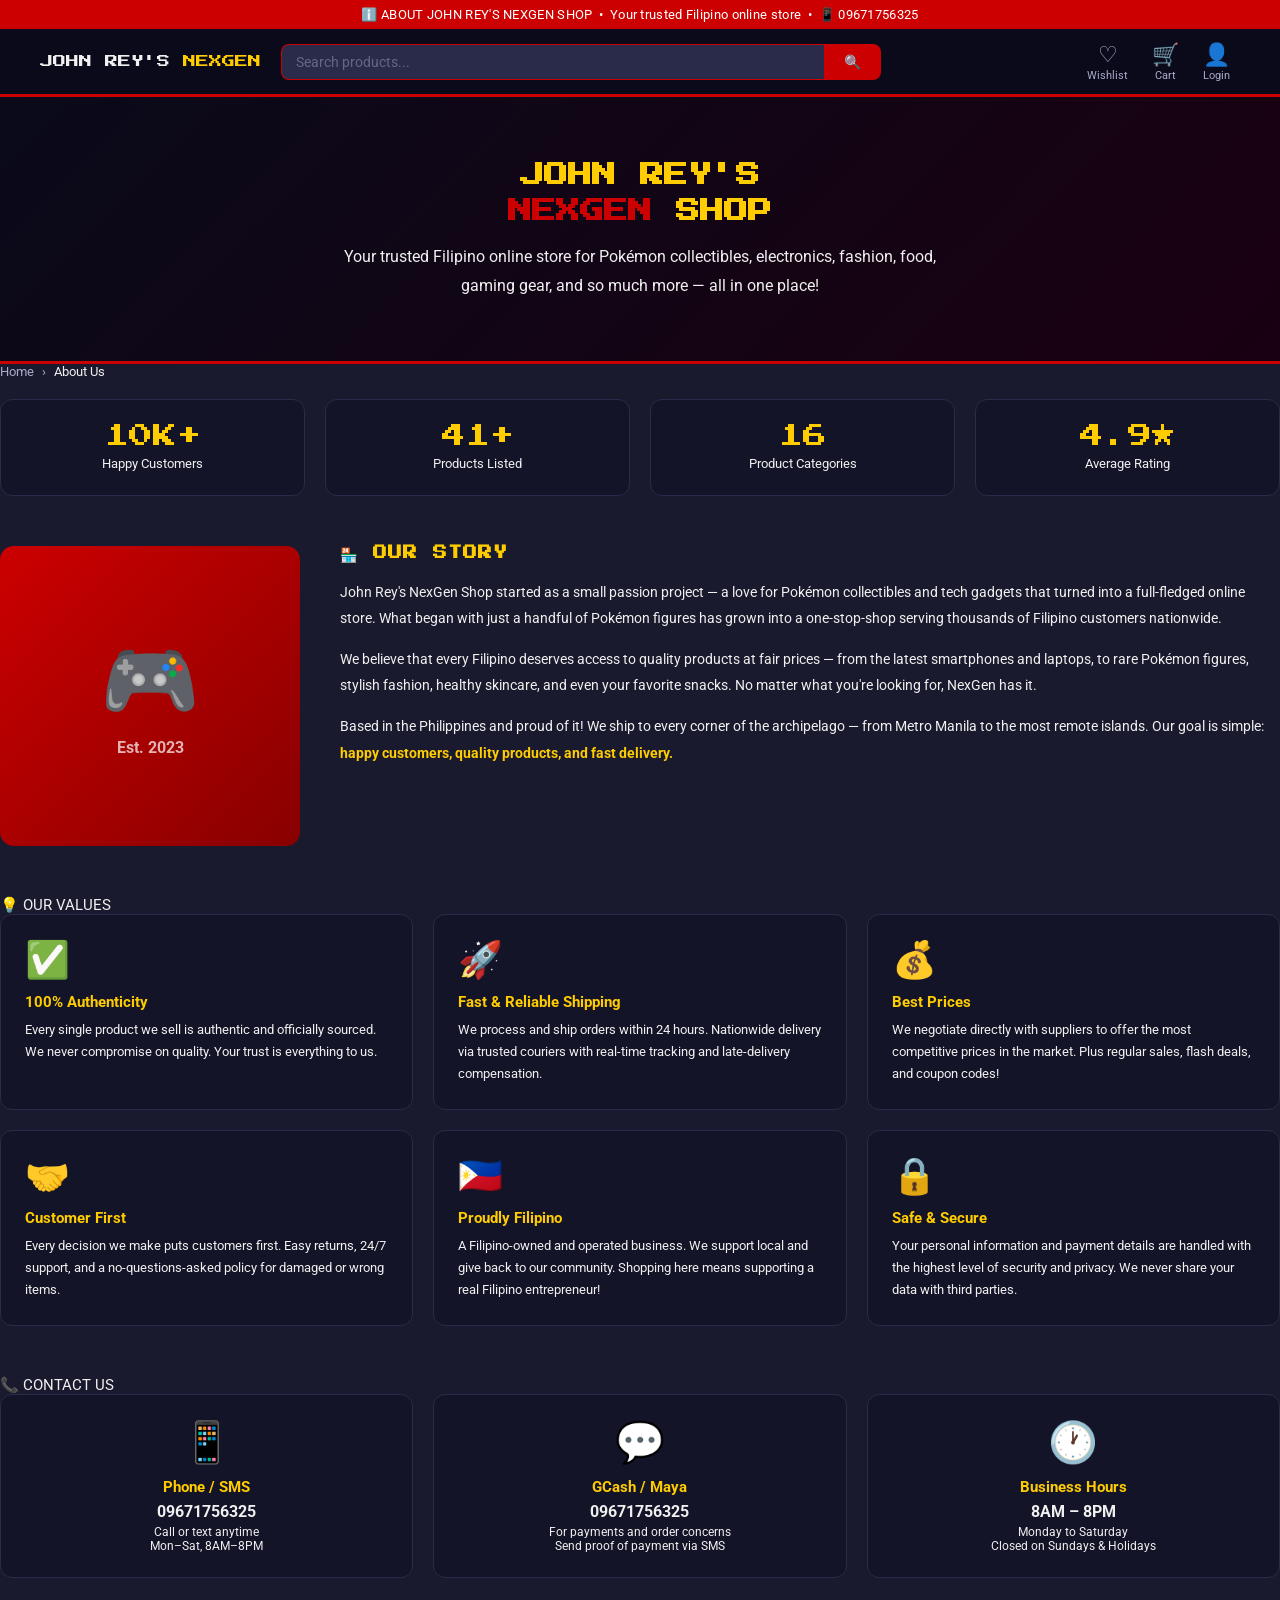
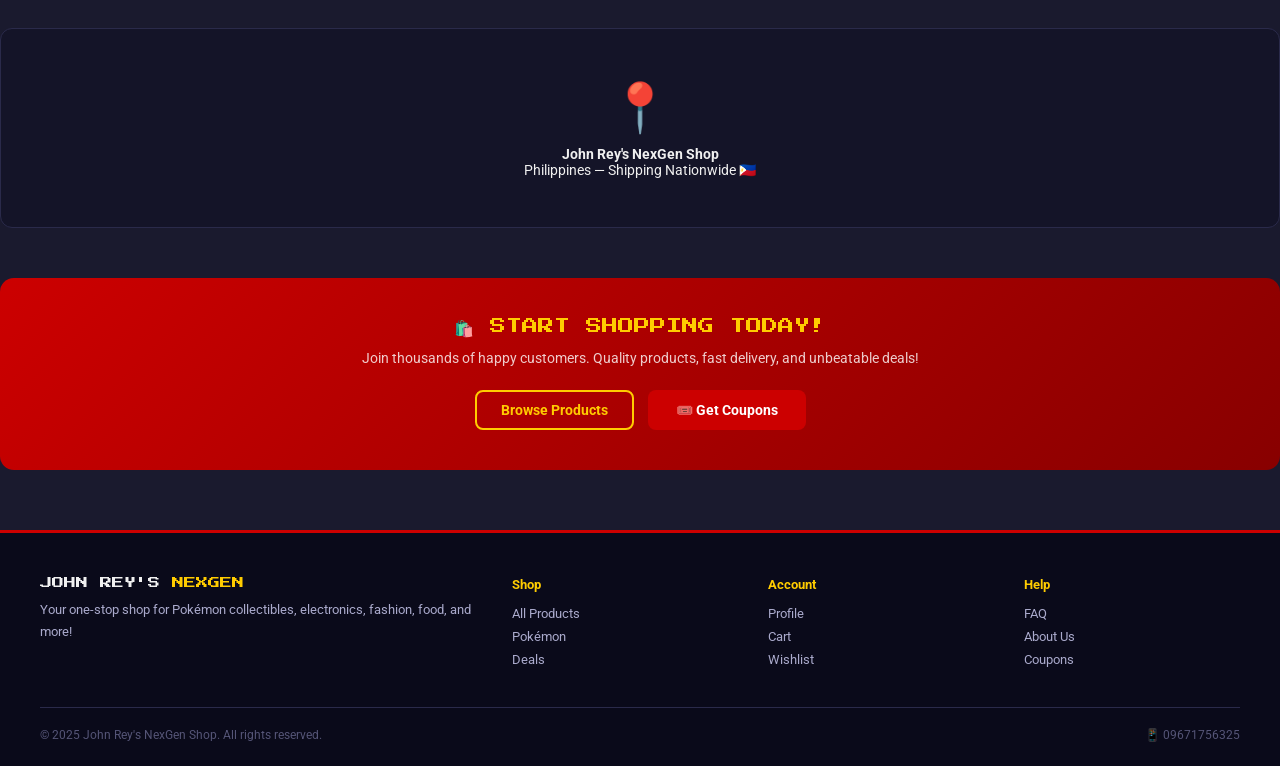
<file: about.html>
<!DOCTYPE html>
<html lang="en">
<head>
  <meta charset="UTF-8"/>
  <meta name="viewport" content="width=device-width, initial-scale=1.0"/>
  <title>About Us — John Rey's NexGen Shop</title>
  <link rel="stylesheet" href="style.css"/>
  <style>
    .about-hero {
      background: linear-gradient(135deg, var(--dark), #1a0010);
      border-bottom: 3px solid var(--red);
      padding: 60px; text-align: center;
    }
    .about-hero h1 {
      font-family: 'Press Start 2P', sans-serif;
      font-size: 24px; color: var(--gold);
      margin-bottom: 14px; line-height: 1.5;
    }
    .about-hero p { font-size: 16px; color: var(--text-dim); max-width: 600px; margin: 0 auto; line-height: 1.8; }

    .stats-row {
      display: grid; grid-template-columns: repeat(4, 1fr);
      gap: 20px; margin-bottom: 50px;
    }
    .stat-card {
      background: var(--dark2); border: 1px solid var(--dark4);
      border-radius: 12px; padding: 24px; text-align: center;
    }
    .stat-card .stat-num {
      font-family: 'Press Start 2P', sans-serif;
      font-size: 24px; color: var(--gold);
      display: block; margin-bottom: 8px;
    }
    .stat-card .stat-label { font-size: 13px; color: var(--text-dim); }

    .story-section {
      display: flex; gap: 40px; align-items: flex-start;
      margin-bottom: 50px;
    }
    .story-img {
      width: 300px; height: 300px; flex-shrink: 0;
      background: linear-gradient(135deg, var(--red), #880000);
      border-radius: 14px; display: flex; flex-direction: column;
      align-items: center; justify-content: center;
      font-size: 80px;
    }
    .story-img span { font-size: 16px; color: rgba(255,255,255,0.7); margin-top: 10px; font-weight: bold; }
    .story-text h2 {
      font-family: 'Press Start 2P', sans-serif;
      font-size: 14px; color: var(--gold);
      margin-bottom: 16px; letter-spacing: 1px;
    }
    .story-text p { font-size: 14px; color: var(--text-dim); line-height: 1.9; margin-bottom: 14px; }

    .values-grid {
      display: grid; grid-template-columns: repeat(3, 1fr);
      gap: 20px; margin-bottom: 50px;
    }
    .value-card {
      background: var(--dark2); border: 1px solid var(--dark4);
      border-radius: 12px; padding: 24px;
    }
    .value-icon { font-size: 36px; margin-bottom: 12px; }
    .value-title { font-size: 15px; font-weight: bold; color: var(--gold); margin-bottom: 8px; }
    .value-desc { font-size: 13px; color: var(--text-dim); line-height: 1.7; }

    .team-grid {
      display: grid; grid-template-columns: repeat(auto-fill, minmax(200px, 1fr));
      gap: 20px; margin-bottom: 50px;
    }
    .team-card {
      background: var(--dark2); border: 1px solid var(--dark4);
      border-radius: 12px; padding: 24px; text-align: center;
    }
    .team-avatar {
      width: 70px; height: 70px; border-radius: 50%;
      background: var(--red); display: flex; align-items: center;
      justify-content: center; font-size: 28px; margin: 0 auto 12px;
      font-family: 'Press Start 2P', sans-serif; color: white;
    }
    .team-name { font-size: 15px; font-weight: bold; color: var(--text); margin-bottom: 4px; }
    .team-role { font-size: 12px; color: var(--text-dim); }

    .contact-grid {
      display: grid; grid-template-columns: repeat(3, 1fr);
      gap: 20px; margin-bottom: 50px;
    }
    .contact-method {
      background: var(--dark2); border: 1px solid var(--dark4);
      border-radius: 12px; padding: 24px; text-align: center;
      transition: border-color 0.2s;
    }
    .contact-method:hover { border-color: var(--red); }
    .contact-method .cm-icon { font-size: 40px; margin-bottom: 12px; }
    .contact-method .cm-title { font-size: 15px; font-weight: bold; color: var(--gold); margin-bottom: 6px; }
    .contact-method .cm-val { font-size: 16px; color: var(--text); font-weight: bold; margin-bottom: 4px; }
    .contact-method .cm-sub { font-size: 12px; color: var(--text-dim); }

    .map-placeholder {
      background: var(--dark2); border: 1px solid var(--dark4);
      border-radius: 12px; height: 200px;
      display: flex; flex-direction: column;
      align-items: center; justify-content: center;
      font-size: 14px; color: var(--text-dim); margin-bottom: 50px;
    }
    .map-placeholder .map-icon { font-size: 48px; margin-bottom: 10px; }
  </style>
</head>
<body>

<div class="announce-bar">ℹ️ ABOUT JOHN REY'S NEXGEN SHOP &nbsp;•&nbsp; Your trusted Filipino online store &nbsp;•&nbsp; 📱 09671756325</div>

<nav class="navbar">
  <a href="index.html" class="nav-logo">JOHN REY'S <span>NEXGEN</span></a>
  <div class="nav-search">
    <input type="text" placeholder="Search products..." onkeydown="if(event.key==='Enter'){location.href='products.html?q='+encodeURIComponent(this.value)}"/>
    <button>🔍</button>
  </div>
  <div class="nav-icons">
    <a href="wishlist.html" class="nav-icon"><span class="icon">♡</span><span>Wishlist</span></a>
    <a href="cart.html" class="nav-icon"><span class="icon">🛒</span><div id="cart-badge"></div><span>Cart</span></a>
    <a href="profile.html" class="nav-icon"><span class="icon">👤</span><span id="nav-user-label">Login</span></a>
  </div>
</nav>

<!-- HERO -->
<div class="about-hero">
  <h1>JOHN REY'S<br><span style="color:var(--red)">NEXGEN</span> SHOP</h1>
  <p>Your trusted Filipino online store for Pokémon collectibles, electronics, fashion, food, gaming gear, and so much more — all in one place!</p>
</div>

<div class="page-wrapper">
  <div class="breadcrumb"><a href="index.html">Home</a> › <span>About Us</span></div>

  <!-- STATS -->
  <div class="stats-row">
    <div class="stat-card">
      <span class="stat-num">10K+</span>
      <div class="stat-label">Happy Customers</div>
    </div>
    <div class="stat-card">
      <span class="stat-num">41+</span>
      <div class="stat-label">Products Listed</div>
    </div>
    <div class="stat-card">
      <span class="stat-num">16</span>
      <div class="stat-label">Product Categories</div>
    </div>
    <div class="stat-card">
      <span class="stat-num">4.9★</span>
      <div class="stat-label">Average Rating</div>
    </div>
  </div>

  <!-- OUR STORY -->
  <div class="story-section">
    <div class="story-img">
      🎮
      <span>Est. 2023</span>
    </div>
    <div class="story-text">
      <h2>🏪 OUR STORY</h2>
      <p>
        John Rey's NexGen Shop started as a small passion project — a love for Pokémon collectibles and tech gadgets that turned into a full-fledged online store. What began with just a handful of Pokémon figures has grown into a one-stop-shop serving thousands of Filipino customers nationwide.
      </p>
      <p>
        We believe that every Filipino deserves access to quality products at fair prices — from the latest smartphones and laptops, to rare Pokémon figures, stylish fashion, healthy skincare, and even your favorite snacks. No matter what you're looking for, NexGen has it.
      </p>
      <p>
        Based in the Philippines and proud of it! We ship to every corner of the archipelago — from Metro Manila to the most remote islands. Our goal is simple: <strong style="color:var(--gold)">happy customers, quality products, and fast delivery.</strong>
      </p>
    </div>
  </div>

  <!-- OUR VALUES -->
  <div class="section-header">
    <div class="section-title">💡 OUR VALUES</div>
  </div>
  <div class="values-grid">
    <div class="value-card">
      <div class="value-icon">✅</div>
      <div class="value-title">100% Authenticity</div>
      <div class="value-desc">Every single product we sell is authentic and officially sourced. We never compromise on quality. Your trust is everything to us.</div>
    </div>
    <div class="value-card">
      <div class="value-icon">🚀</div>
      <div class="value-title">Fast & Reliable Shipping</div>
      <div class="value-desc">We process and ship orders within 24 hours. Nationwide delivery via trusted couriers with real-time tracking and late-delivery compensation.</div>
    </div>
    <div class="value-card">
      <div class="value-icon">💰</div>
      <div class="value-title">Best Prices</div>
      <div class="value-desc">We negotiate directly with suppliers to offer the most competitive prices in the market. Plus regular sales, flash deals, and coupon codes!</div>
    </div>
    <div class="value-card">
      <div class="value-icon">🤝</div>
      <div class="value-title">Customer First</div>
      <div class="value-desc">Every decision we make puts customers first. Easy returns, 24/7 support, and a no-questions-asked policy for damaged or wrong items.</div>
    </div>
    <div class="value-card">
      <div class="value-icon">🇵🇭</div>
      <div class="value-title">Proudly Filipino</div>
      <div class="value-desc">A Filipino-owned and operated business. We support local and give back to our community. Shopping here means supporting a real Filipino entrepreneur!</div>
    </div>
    <div class="value-card">
      <div class="value-icon">🔒</div>
      <div class="value-title">Safe & Secure</div>
      <div class="value-desc">Your personal information and payment details are handled with the highest level of security and privacy. We never share your data with third parties.</div>
    </div>
  </div>

  <!-- CONTACT -->
  <div class="section-header">
    <div class="section-title">📞 CONTACT US</div>
  </div>
  <div class="contact-grid">
    <div class="contact-method">
      <div class="cm-icon">📱</div>
      <div class="cm-title">Phone / SMS</div>
      <div class="cm-val">09671756325</div>
      <div class="cm-sub">Call or text anytime<br>Mon–Sat, 8AM–8PM</div>
    </div>
    <div class="contact-method">
      <div class="cm-icon">💬</div>
      <div class="cm-title">GCash / Maya</div>
      <div class="cm-val">09671756325</div>
      <div class="cm-sub">For payments and order concerns<br>Send proof of payment via SMS</div>
    </div>
    <div class="contact-method">
      <div class="cm-icon">🕐</div>
      <div class="cm-title">Business Hours</div>
      <div class="cm-val">8AM – 8PM</div>
      <div class="cm-sub">Monday to Saturday<br>Closed on Sundays & Holidays</div>
    </div>
  </div>

  <!-- MAP PLACEHOLDER -->
  <div class="map-placeholder">
    <div class="map-icon">📍</div>
    <strong style="color:var(--text)">John Rey's NexGen Shop</strong>
    <span>Philippines — Shipping Nationwide 🇵🇭</span>
  </div>

  <!-- CTA -->
  <div style="background:linear-gradient(135deg,var(--red),#880000);border-radius:14px;padding:40px;text-align:center;margin-bottom:40px">
    <div style="font-family:'Press Start 2P',sans-serif;font-size:16px;color:var(--gold);margin-bottom:12px">🛍️ START SHOPPING TODAY!</div>
    <p style="font-size:14px;color:rgba(255,255,255,0.8);margin-bottom:24px">Join thousands of happy customers. Quality products, fast delivery, and unbeatable deals!</p>
    <div style="display:flex;gap:14px;justify-content:center">
      <button class="btn-secondary" onclick="location.href='products.html'">Browse Products</button>
      <button class="btn-primary" onclick="location.href='coupons.html'">🎟️ Get Coupons</button>
    </div>
  </div>

</div>

<footer class="footer">
  <div class="footer-grid">
    <div class="footer-brand">
      <div class="footer-logo">JOHN REY'S <span>NEXGEN</span></div>
      <p>Your one-stop shop for Pokémon collectibles, electronics, fashion, food, and more!</p>
    </div>
    <div class="footer-col"><h4>Shop</h4><a href="products.html">All Products</a><a href="products.html?cat=pokemon">Pokémon</a><a href="deals.html">Deals</a></div>
    <div class="footer-col"><h4>Account</h4><a href="profile.html">Profile</a><a href="cart.html">Cart</a><a href="wishlist.html">Wishlist</a></div>
    <div class="footer-col"><h4>Help</h4><a href="faq.html">FAQ</a><a href="about.html">About Us</a><a href="coupons.html">Coupons</a></div>
  </div>
  <div class="footer-bottom"><span>© 2025 John Rey's NexGen Shop. All rights reserved.</span><span>📱 09671756325</span></div>
</footer>

<script src="store.js"></script>
<script>
  const navUser = Auth.getUser();
  if (navUser) document.getElementById("nav-user-label").textContent = navUser.name.split(" ")[0];
</script>
</body>
</html>
</file>
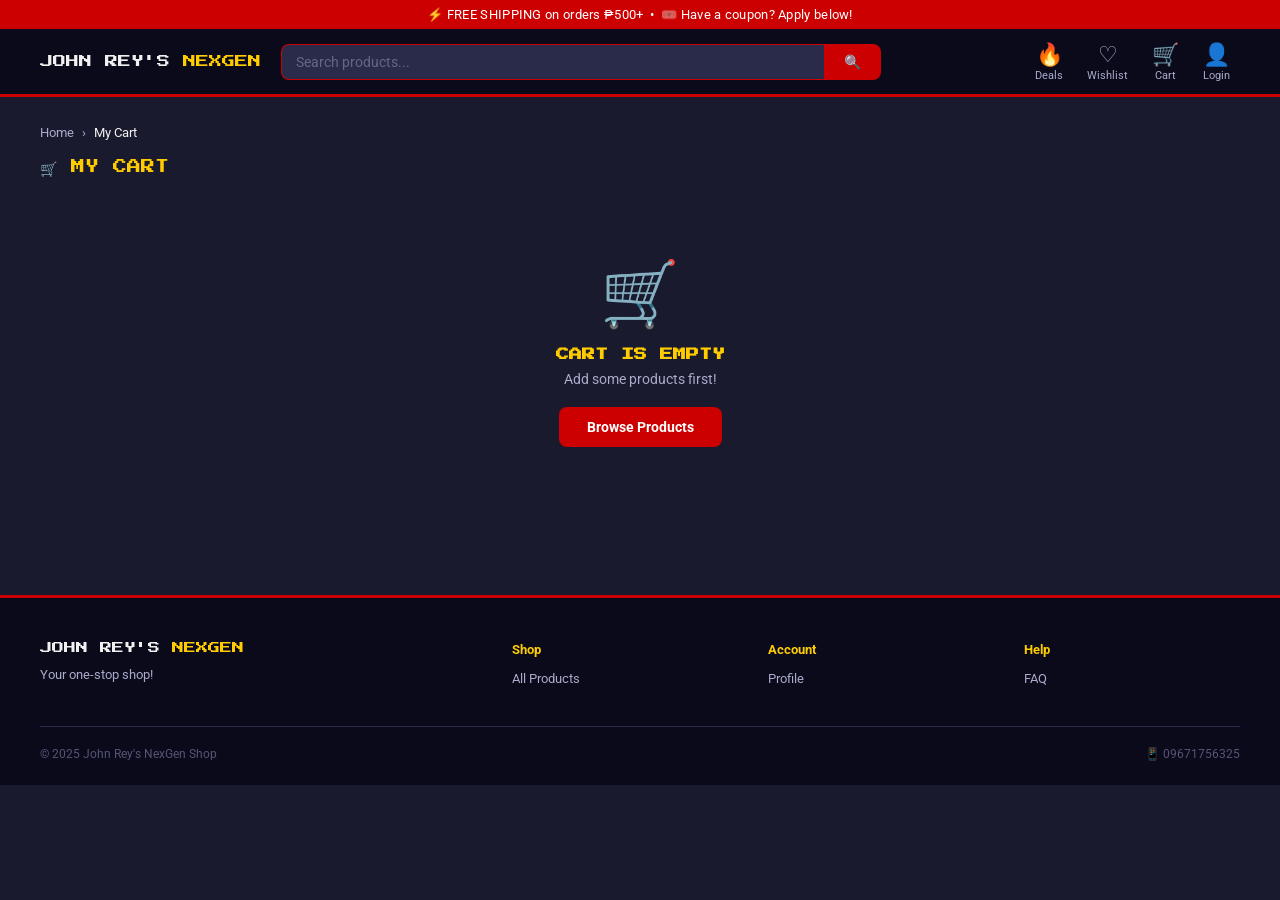
<file: cart.html>
<!DOCTYPE html>
<html lang="en">
<head>
  <meta charset="UTF-8"/>
  <meta name="viewport" content="width=device-width, initial-scale=1.0"/>
  <title>My Cart — John Rey's NexGen Shop</title>
  <link rel="stylesheet" href="style.css"/>
  <style>
    .cart-layout { display:flex; gap:24px; align-items:flex-start; }
    .cart-items { flex:1; min-width:0; }
    .cart-side { width:320px; flex-shrink:0; position:sticky; top:78px; }
    .cart-item { background:var(--dark2); border:1px solid var(--dark4); border-radius:10px; padding:16px; margin-bottom:12px; display:flex; gap:16px; align-items:flex-start; }
    .ci-img { width:90px; height:90px; flex-shrink:0; background:var(--dark); border-radius:8px; display:flex; align-items:center; justify-content:center; font-size:38px; overflow:hidden; }
    .ci-img img { max-width:100%; max-height:100%; object-fit:contain; }
    .ci-body { flex:1; min-width:0; }
    .ci-name { font-size:14px; font-weight:600; margin-bottom:4px; display:block; }
    .ci-name:hover { color:var(--gold); }
    .ci-var  { font-size:12px; color:var(--dim); margin-bottom:8px; }
    .ci-price{ font-size:16px; font-weight:bold; color:var(--red); margin-bottom:8px; }
    .ci-ctrl { display:flex; align-items:center; gap:12px; flex-wrap:wrap; }
    .qty-ctrl{ display:flex; border:1px solid var(--dark4); border-radius:6px; overflow:hidden; }
    .qty-btn { background:var(--dark4); border:none; color:var(--text); width:32px; height:32px; font-size:16px; cursor:pointer; }
    .qty-btn:hover { background:var(--red); }
    .qty-val { background:var(--dark2); border:none; color:var(--text); width:40px; height:32px; text-align:center; font-size:14px; outline:none; }
    .rm-btn  { background:none; border:none; color:var(--dim); font-size:12px; cursor:pointer; }
    .rm-btn:hover { color:var(--red); }
    .ci-sub  { font-size:14px; font-weight:bold; white-space:nowrap; margin-left:auto; flex-shrink:0; }
    .sum-row { display:flex; justify-content:space-between; padding:9px 0; border-bottom:1px solid var(--dark4); font-size:14px; color:var(--dim); }
    .sum-row:last-of-type { border-bottom:none; }
    .sum-total{ display:flex; justify-content:space-between; font-size:18px; font-weight:bold; padding-top:14px; margin-top:8px; border-top:2px solid var(--red); }
    .cp-row { display:flex; gap:8px; margin-bottom:8px; }
    .cp-input{ flex:1; background:var(--dark4); border:1px solid var(--dark4); color:var(--text); padding:9px 12px; font-size:13px; border-radius:var(--radius); outline:none; min-width:0; }
    .cp-input:focus { border-color:var(--gold); }
    @media(max-width:900px){
      .cart-layout { flex-direction:column-reverse; }
      .cart-side { width:100%; position:static; }
    }
  </style>
</head>
<body>

<div class="announce-bar">⚡ FREE SHIPPING on orders ₱500+ &nbsp;•&nbsp; 🎟️ Have a coupon? Apply below!</div>

<nav class="navbar">
  <a href="index.html" class="nav-logo">JOHN REY'S <span>NEXGEN</span></a>
  <div class="nav-search">
    <input type="text" placeholder="Search products..."
           onkeydown="if(event.key==='Enter')location.href='products.html?q='+encodeURIComponent(this.value)"/>
    <button>🔍</button>
  </div>
  <div class="nav-icons">
    <a href="deals.html"    class="nav-icon"><span class="icon">🔥</span><span>Deals</span></a>
    <a href="wishlist.html" class="nav-icon"><span class="icon">♡</span><span>Wishlist</span></a>
    <a href="cart.html"     class="nav-icon"><span class="icon">🛒</span><div id="cart-badge"></div><span>Cart</span></a>
    <a href="profile.html"  class="nav-icon"><span class="icon">👤</span><span id="nav-user-label">Login</span></a>
  </div>
</nav>

<div class="page-wrap">
  <div class="breadcrumb"><a href="index.html">Home</a> › <span>My Cart</span></div>
  <div style="font-family:'Press Start 2P',sans-serif;font-size:14px;color:var(--gold);margin-bottom:20px">🛒 MY CART</div>
  <div id="cartWrap"></div>
</div>

<footer class="footer">
  <div class="footer-grid">
    <div class="footer-brand"><div class="footer-logo">JOHN REY'S <span>NEXGEN</span></div><p>Your one-stop shop!</p></div>
    <div class="footer-col"><h4>Shop</h4><a href="products.html">All Products</a></div>
    <div class="footer-col"><h4>Account</h4><a href="profile.html">Profile</a></div>
    <div class="footer-col"><h4>Help</h4><a href="faq.html">FAQ</a></div>
  </div>
  <div class="footer-bottom"><span>© 2025 John Rey's NexGen Shop</span><span>📱 09671756325</span></div>
</footer>

<script src="store.js"></script>
<script>
  let appliedCoupon = null;

  function render() {
    const cart = Store.getCart();
    const el   = document.getElementById("cartWrap");
    if (!cart.length) {
      el.innerHTML = `<div class="empty-state"><div class="empty-icon">🛒</div><h3>CART IS EMPTY</h3>
        <p>Add some products first!</p>
        <button class="btn-primary" onclick="location.href='products.html'">Browse Products</button></div>`;
      return;
    }
    const sub  = Store.getCartTotal();
    const ship = sub >= 500 ? 0 : 80;
    const cpD  = appliedCoupon ? appliedCoupon.discount : 0;
    const tot  = Math.max(0, sub - cpD + ship);

    el.innerHTML = `
    <div class="cart-layout">
      <div class="cart-items">
        <div style="display:flex;align-items:center;gap:10px;padding:10px 14px;background:var(--dark2);border:1px solid var(--dark4);border-radius:var(--radius);margin-bottom:12px">
          <input type="checkbox" id="selAll" checked style="accent-color:var(--red);width:16px;height:16px"
                 onchange="document.querySelectorAll('.ci-check').forEach(c=>c.checked=this.checked)">
          <label for="selAll" style="font-size:13px">Select All (${cart.length} item${cart.length!==1?"s":""})</label>
          <button class="rm-btn" style="margin-left:auto" onclick="if(confirm('Remove all items?')){Store.clearCart();render();}">🗑️ Clear All</button>
        </div>
        ${cart.map(item => `
        <div class="cart-item">
          <input type="checkbox" class="ci-check" checked style="accent-color:var(--red);width:16px;height:16px;flex-shrink:0;margin-top:4px">
          <div class="ci-img">
            ${item.image?`<img src="${item.image}" onerror="this.style.display='none'">`:""}
            <span style="${item.image?"display:none":""}">${productEmoji(item.category)}</span>
          </div>
          <div class="ci-body">
            <a href="product.html?id=${item.productId}" class="ci-name">${item.name}</a>
            <div class="ci-var">Variation: ${item.variation}</div>
            <div class="ci-price">${formatPrice(item.price)}</div>
            <div class="ci-ctrl">
              <div class="qty-ctrl">
                <button class="qty-btn" onclick="chQ('${item.key}',-1)">−</button>
                <input class="qty-val" type="number" value="${item.qty}" min="1"
                       onchange="Store.updateQty('${item.key}',parseInt(this.value)||1);render()"/>
                <button class="qty-btn" onclick="chQ('${item.key}',1)">+</button>
              </div>
              <button class="rm-btn" onclick="Store.removeFromCart('${item.key}');showToast('Removed');render()">🗑️ Remove</button>
              <button class="rm-btn" onclick="Store.removeFromCart('${item.key}');Store.toggleWishlist(${item.productId});showToast('Moved to wishlist');render()">♡ Save</button>
            </div>
          </div>
          <div class="ci-sub">${formatPrice(item.price*item.qty)}</div>
        </div>`).join("")}
      </div>

      <div class="cart-side">
        <div class="panel mb-12" style="margin-bottom:14px">
          <div class="panel-title">🎟️ COUPON CODE</div>
          <div class="cp-row">
            <input class="cp-input" type="text" id="cpCode" placeholder="Enter coupon code"
                   value="${appliedCoupon?.code||""}" oninput="this.value=this.value.toUpperCase()"/>
            <button class="btn-primary" style="padding:9px 16px;font-size:13px;white-space:nowrap" onclick="applyCP()">Apply</button>
          </div>
          <div id="cpMsg" style="font-size:12px">${appliedCoupon?`<span style="color:#22cc66">✅ ${appliedCoupon.msg}</span>`:""}</div>
          <a href="coupons.html" style="font-size:12px;color:var(--dim);margin-top:8px;display:block">View coupons →</a>
        </div>
        <div class="panel">
          <div class="panel-title">🧾 ORDER SUMMARY</div>
          <div class="sum-row"><span>Subtotal (${cart.length} item${cart.length!==1?"s":""})</span><span>${formatPrice(sub)}</span></div>
          <div class="sum-row"><span>Shipping</span><span style="color:${ship===0?"#22cc66":"inherit"}">${ship===0?"FREE ✅":formatPrice(ship)}</span></div>
          ${cpD?`<div class="sum-row"><span>Coupon Discount</span><span style="color:#22cc66">-${formatPrice(cpD)}</span></div>`:""}
          ${sub<500&&ship>0?`<div style="font-size:12px;color:var(--dim);margin-bottom:4px">Add ₱${500-sub} more for free shipping!</div>`:""}
          <div class="sum-total"><span>TOTAL</span><span style="color:var(--red)">${formatPrice(tot)}</span></div>
          <button class="btn-primary w-full" style="margin-top:16px;padding:14px;font-size:15px" onclick="goCheckout()">⚡ CHECKOUT</button>
          <button class="btn-outline w-full" style="margin-top:10px" onclick="location.href='products.html'">← Continue Shopping</button>
        </div>
        <div class="panel" style="margin-top:14px;font-size:13px;color:var(--dim);line-height:2">
          ✅ 100% Authentic<br>🚚 Free shipping ₱500+<br>🔄 15-Day Returns<br>💵 COD Available
        </div>
      </div>
    </div>`;
  }

  function chQ(key, d) {
    const cart = Store.getCart();
    const item = cart.find(i => i.key===key);
    if (item) { item.qty = Math.max(1, item.qty+d); Store.saveCart(cart); Store.updateCartBadge(); }
    render();
  }
  function applyCP() {
    const code = document.getElementById("cpCode").value.trim();
    const msg  = document.getElementById("cpMsg");
    if (!code) { msg.innerHTML='<span style="color:var(--red)">Enter a code.</span>'; return; }
    const res  = Store.applyCoupon(code, Store.getCartTotal());
    if (res.valid) { appliedCoupon={code,...res}; msg.innerHTML=`<span style="color:#22cc66">✅ ${res.msg}</span>`; showToast("Coupon applied!"); render(); }
    else           { msg.innerHTML=`<span style="color:var(--red)">❌ ${res.msg}</span>`; }
  }
  function goCheckout() {
    if (!Store.getCart().length) { showToast("Cart is empty!","error"); return; }
    if (appliedCoupon) localStorage.setItem("nexgen_coupon", JSON.stringify(appliedCoupon));
    else               localStorage.removeItem("nexgen_coupon");
    location.href = "checkout.html";
  }

  render();
</script>
</body>
</html>
</file>
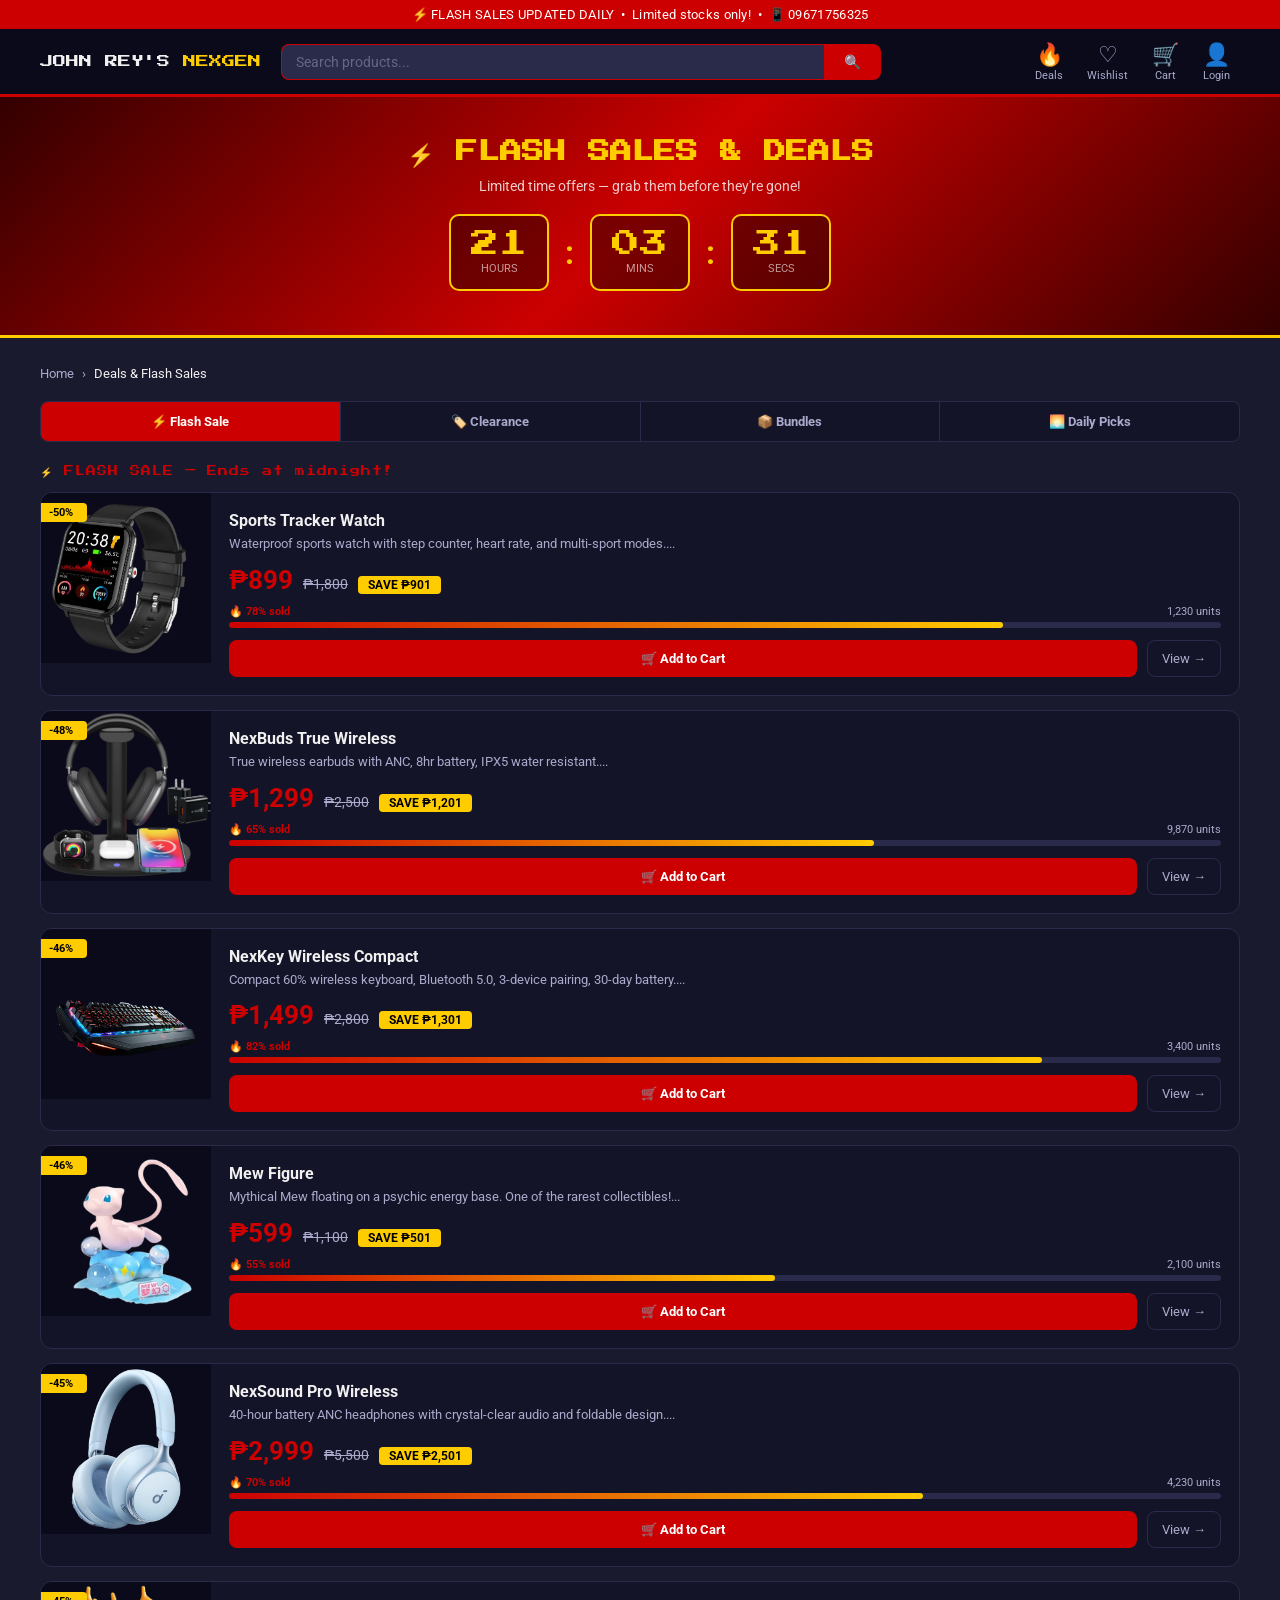
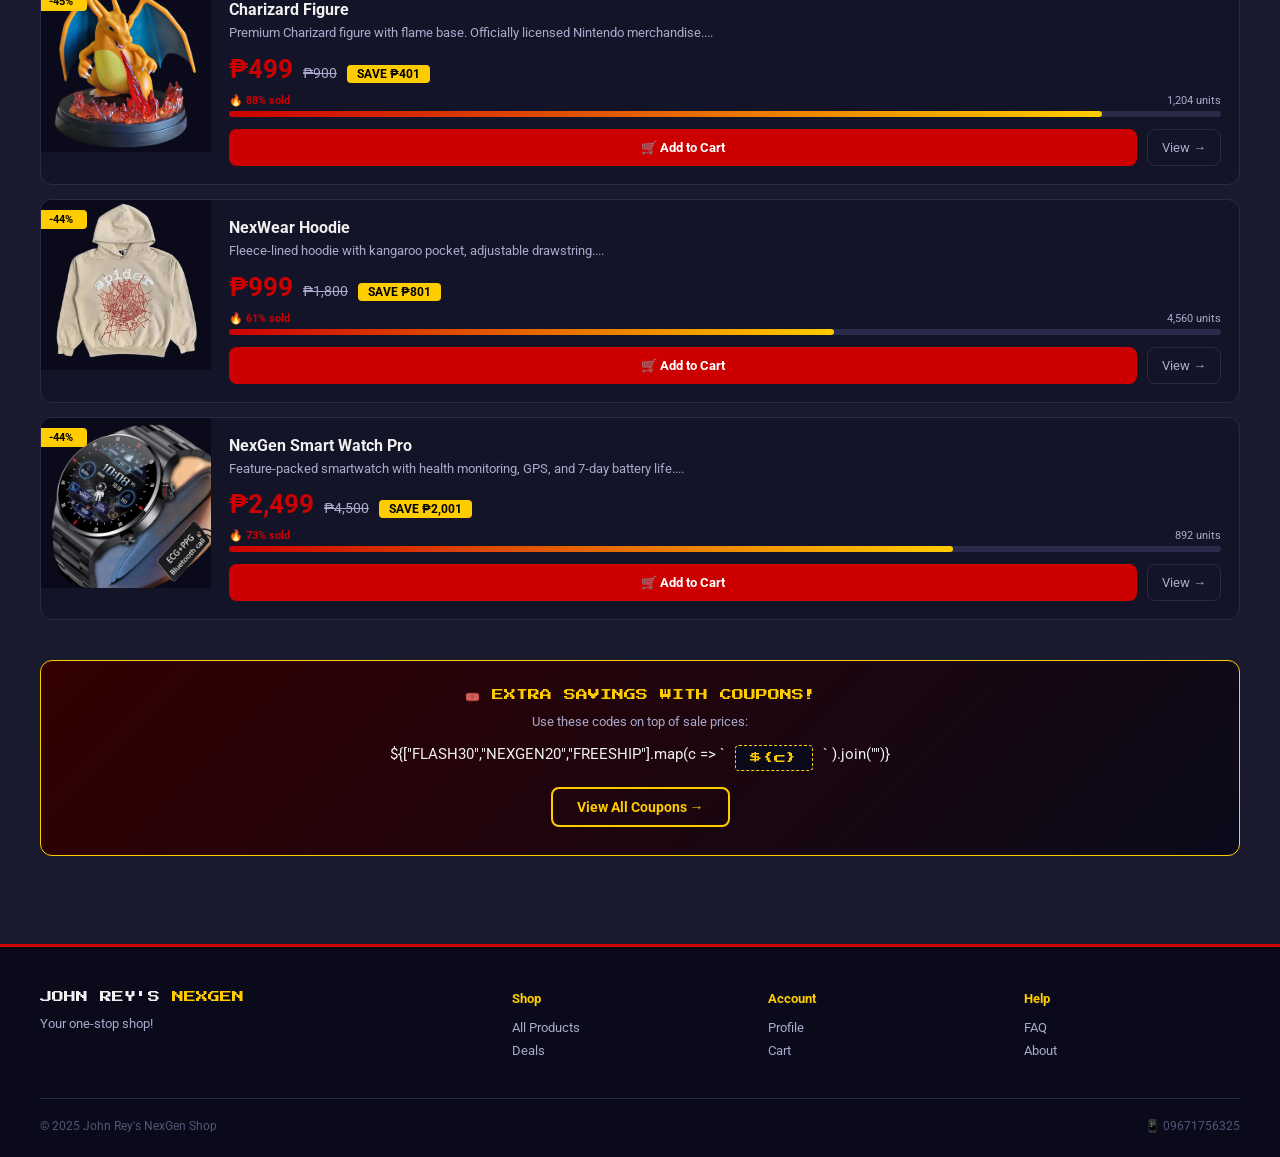
<file: deals.html>
<!DOCTYPE html>
<html lang="en">
<head>
  <meta charset="UTF-8"/>
  <meta name="viewport" content="width=device-width, initial-scale=1.0"/>
  <title>Deals — John Rey's NexGen Shop</title>
  <link rel="stylesheet" href="style.css"/>
  <style>
    .deals-hero { background:linear-gradient(135deg,#330000,var(--red),#330000); border-bottom:3px solid var(--gold); padding:44px 40px; text-align:center; }
    .deals-hero h1 { font-family:'Press Start 2P',sans-serif; font-size:22px; color:var(--gold); margin-bottom:10px; }
    .deals-hero p { font-size:14px; color:rgba(255,255,255,.8); margin-bottom:20px; }
    .big-timer { display:flex; gap:16px; justify-content:center; align-items:center; }
    .bt-block { background:rgba(0,0,0,.4); border:2px solid var(--gold); border-radius:10px; padding:14px 20px; min-width:80px; text-align:center; }
    .bt-num { font-family:'Press Start 2P',sans-serif; font-size:28px; color:var(--gold); display:block; }
    .bt-lbl { font-size:11px; color:rgba(255,255,255,.6); margin-top:4px; }
    .bt-sep { font-size:32px; color:var(--gold); font-weight:bold; }
    .tabs { display:flex; border:1px solid var(--dark4); border-radius:var(--radius); overflow:hidden; margin-bottom:24px; }
    .tab { flex:1; padding:12px; text-align:center; font-size:13px; font-weight:bold; cursor:pointer; background:var(--dark2); color:var(--dim); border-right:1px solid var(--dark4); transition:all .2s; }
    .tab:last-child { border-right:none; }
    .tab.active { background:var(--red); color:#fff; }
    .tab:hover:not(.active) { background:var(--dark); color:var(--text); }
    .deal-card { background:var(--dark2); border:1px solid var(--dark4); border-radius:12px; overflow:hidden; display:flex; margin-bottom:14px; transition:border-color .2s; }
    .deal-card:hover { border-color:var(--red); }
    .dc-img { width:170px; height:170px; flex-shrink:0; background:var(--dark); display:flex; align-items:center; justify-content:center; font-size:72px; position:relative; overflow:hidden; }
    .dc-img img { max-width:100%; max-height:100%; object-fit:contain; }
    .dc-ribbon { position:absolute; top:10px; left:0; background:var(--gold); color:#000; font-size:11px; font-weight:bold; padding:3px 14px 3px 8px; border-radius:0 4px 4px 0; }
    .dc-body { flex:1; padding:18px; display:flex; flex-direction:column; justify-content:space-between; min-width:0; }
    .dc-name { font-size:16px; font-weight:bold; margin-bottom:4px; }
    .dc-desc { font-size:13px; color:var(--dim); margin-bottom:10px; line-height:1.6; }
    .dc-prices { display:flex; align-items:baseline; gap:10px; margin-bottom:10px; flex-wrap:wrap; }
    .dc-now  { font-size:26px; font-weight:bold; color:var(--red); }
    .dc-orig { font-size:14px; color:var(--dim); text-decoration:line-through; }
    .dc-save { background:var(--gold); color:#000; font-size:12px; font-weight:bold; padding:2px 10px; border-radius:4px; }
    .dc-prog-wrap { margin-bottom:12px; }
    .dc-prog-lbl  { display:flex; justify-content:space-between; font-size:11px; color:var(--dim); margin-bottom:4px; }
    .dc-prog-bar  { height:6px; background:var(--dark4); border-radius:3px; overflow:hidden; }
    .dc-prog-fill { height:100%; background:linear-gradient(90deg,var(--red),var(--gold)); border-radius:3px; }
    .dc-actions { display:flex; gap:10px; }
    .bundle-grid { display:grid; grid-template-columns:repeat(auto-fill,minmax(280px,1fr)); gap:16px; }
    @media(max-width:768px){
      .deal-card { flex-direction:column; }
      .dc-img { width:100%; height:180px; }
    }
  </style>
</head>
<body>

<div class="announce-bar">⚡ FLASH SALES UPDATED DAILY &nbsp;•&nbsp; Limited stocks only! &nbsp;•&nbsp; 📱 09671756325</div>

<nav class="navbar">
  <a href="index.html" class="nav-logo">JOHN REY'S <span>NEXGEN</span></a>
  <div class="nav-search">
    <input type="text" placeholder="Search products..."
           onkeydown="if(event.key==='Enter')location.href='products.html?q='+encodeURIComponent(this.value)"/>
    <button>🔍</button>
  </div>
  <div class="nav-icons">
    <a href="deals.html"    class="nav-icon"><span class="icon">🔥</span><span>Deals</span></a>
    <a href="wishlist.html" class="nav-icon"><span class="icon">♡</span><span>Wishlist</span></a>
    <a href="cart.html"     class="nav-icon"><span class="icon">🛒</span><div id="cart-badge"></div><span>Cart</span></a>
    <a href="profile.html"  class="nav-icon"><span class="icon">👤</span><span id="nav-user-label">Login</span></a>
  </div>
</nav>

<div class="deals-hero">
  <h1>⚡ FLASH SALES &amp; DEALS</h1>
  <p>Limited time offers — grab them before they're gone!</p>
  <div class="big-timer">
    <div class="bt-block"><span class="bt-num" id="bh">--</span><div class="bt-lbl">HOURS</div></div>
    <span class="bt-sep">:</span>
    <div class="bt-block"><span class="bt-num" id="bm">--</span><div class="bt-lbl">MINS</div></div>
    <span class="bt-sep">:</span>
    <div class="bt-block"><span class="bt-num" id="bs">--</span><div class="bt-lbl">SECS</div></div>
  </div>
</div>

<div class="page-wrap">
  <div class="breadcrumb"><a href="index.html">Home</a> › <span>Deals &amp; Flash Sales</span></div>

  <div class="tabs">
    <div class="tab active" onclick="showTab('flash',this)">⚡ Flash Sale</div>
    <div class="tab" onclick="showTab('clearance',this)">🏷️ Clearance</div>
    <div class="tab" onclick="showTab('bundle',this)">📦 Bundles</div>
    <div class="tab" onclick="showTab('daily',this)">🌅 Daily Picks</div>
  </div>

  <div id="tab-flash">
    <div style="font-family:'Press Start 2P',sans-serif;font-size:10px;color:var(--red);margin-bottom:14px;letter-spacing:1px">⚡ FLASH SALE — Ends at midnight!</div>
    <div id="flashGrid"></div>
  </div>
  <div id="tab-clearance" style="display:none">
    <div style="font-family:'Press Start 2P',sans-serif;font-size:10px;color:#2266cc;margin-bottom:14px;letter-spacing:1px">🏷️ CLEARANCE — While stocks last!</div>
    <div id="clearGrid"></div>
  </div>
  <div id="tab-bundle" style="display:none">
    <div style="font-family:'Press Start 2P',sans-serif;font-size:10px;color:#226622;margin-bottom:14px;letter-spacing:1px">📦 BUNDLE DEALS — Save more, buy more!</div>
    <div class="bundle-grid" id="bundleGrid"></div>
  </div>
  <div id="tab-daily" style="display:none">
    <div style="font-family:'Press Start 2P',sans-serif;font-size:10px;color:#884400;margin-bottom:14px;letter-spacing:1px">🌅 TODAY'S PICKS</div>
    <div class="products-grid" id="dailyGrid"></div>
  </div>

  <!-- COUPON PROMO -->
  <div style="background:linear-gradient(135deg,#330000,var(--dark));border:1px solid var(--gold);border-radius:12px;padding:28px;text-align:center;margin-top:40px">
    <div style="font-family:'Press Start 2P',sans-serif;font-size:12px;color:var(--gold);margin-bottom:10px">🎟️ EXTRA SAVINGS WITH COUPONS!</div>
    <p style="font-size:13px;color:var(--dim);margin-bottom:16px">Use these codes on top of sale prices:</p>
    <div style="display:flex;gap:10px;justify-content:center;flex-wrap:wrap;margin-bottom:16px">
      ${["FLASH30","NEXGEN20","FREESHIP"].map(c =>
        `<span onclick="copyCoupon('${c}')" style="font-family:'Press Start 2P',sans-serif;font-size:12px;color:var(--gold);background:var(--dark);border:1px dashed var(--gold);padding:6px 14px;border-radius:4px;cursor:pointer">${c}</span>`
      ).join("")}
    </div>
    <button class="btn-secondary" onclick="location.href='coupons.html'">View All Coupons →</button>
  </div>
</div>

<footer class="footer">
  <div class="footer-grid">
    <div class="footer-brand"><div class="footer-logo">JOHN REY'S <span>NEXGEN</span></div><p>Your one-stop shop!</p></div>
    <div class="footer-col"><h4>Shop</h4><a href="products.html">All Products</a><a href="deals.html">Deals</a></div>
    <div class="footer-col"><h4>Account</h4><a href="profile.html">Profile</a><a href="cart.html">Cart</a></div>
    <div class="footer-col"><h4>Help</h4><a href="faq.html">FAQ</a><a href="about.html">About</a></div>
  </div>
  <div class="footer-bottom"><span>© 2025 John Rey's NexGen Shop</span><span>📱 09671756325</span></div>
</footer>

<script src="store.js"></script>
<script>
  // Timer
  function tick() {
    const now=new Date(), mid=new Date(now); mid.setHours(24,0,0,0);
    let d=Math.floor((mid-now)/1000);
    const h=Math.floor(d/3600); d%=3600; const m=Math.floor(d/60); const s=d%60;
    const pad=n=>String(n).padStart(2,"0");
    document.getElementById("bh").textContent=pad(h);
    document.getElementById("bm").textContent=pad(m);
    document.getElementById("bs").textContent=pad(s);
  }
  tick(); setInterval(tick,1000);

  // Build deal card
  function dealCard(p, pct) {
    const disc = p.originalPrice ? Math.round((1-p.price/p.originalPrice)*100) : 0;
    const save = p.originalPrice ? p.originalPrice-p.price : 0;
    return `
    <div class="deal-card">
      <div class="dc-img">
        ${p.image?`<img src="${p.image}" alt="${p.name}" onerror="this.style.display='none';this.nextElementSibling.style.display='flex'"><span style="display:none">${productEmoji(p.category)}</span>`:`<span>${productEmoji(p.category)}</span>`}
        <div class="dc-ribbon">-${disc}%</div>
      </div>
      <div class="dc-body">
        <div>
          <div class="dc-name">${p.name}</div>
          <div class="dc-desc">${p.desc.substring(0,90)}...</div>
          <div class="dc-prices">
            <span class="dc-now">${formatPrice(p.price)}</span>
            ${p.originalPrice?`<span class="dc-orig">${formatPrice(p.originalPrice)}</span>`:""}
            ${save?`<span class="dc-save">SAVE ${formatPrice(save)}</span>`:""}
          </div>
          <div class="dc-prog-wrap">
            <div class="dc-prog-lbl"><span style="color:var(--red);font-weight:bold">🔥 ${pct}% sold</span><span>${p.sold.toLocaleString()} units</span></div>
            <div class="dc-prog-bar"><div class="dc-prog-fill" style="width:${pct}%"></div></div>
          </div>
        </div>
        <div class="dc-actions">
          <button class="btn-primary" style="flex:1;padding:10px;font-size:13px" onclick="quickAdd(${p.id})">🛒 Add to Cart</button>
          <button class="btn-outline" style="padding:10px 14px" onclick="location.href='product.html?id=${p.id}'">View →</button>
        </div>
      </div>
    </div>`;
  }

  // Flash = highest discount
  const flash = [...PRODUCTS].filter(p=>p.originalPrice)
    .sort((a,b)=>((b.originalPrice-b.price)/b.originalPrice)-((a.originalPrice-a.price)/a.originalPrice)).slice(0,8);
  const pcts  = [78,65,82,55,70,88,61,73];
  document.getElementById("flashGrid").innerHTML = flash.map((p,i)=>dealCard(p,pcts[i])).join("");

  // Clearance = lowest sold
  const clear = [...PRODUCTS].sort((a,b)=>a.sold-b.sold).slice(0,8);
  const cpcts = [20,15,30,25,18,22,28,12];
  document.getElementById("clearGrid").innerHTML = clear.map((p,i)=>dealCard(p,cpcts[i])).join("");

  // Daily picks
  const daily = [...PRODUCTS].sort(()=>0.5-Math.random()).slice(0,8);
  document.getElementById("dailyGrid").innerHTML = daily.map(p=>buildProductCard(p)).join("");

  // Bundles
  const bundles = [
    {name:"Starter Pokémon Bundle",items:["Bulbasaur Figure","Squirtle Figure","Pikachu Figure"],price:999,orig:1247,icon:"🎮"},
    {name:"Gaming Setup Bundle",items:["NexPad Wireless Controller","NexKey Mechanical 75%","NexSound Gaming Headset"],price:4999,orig:7597,icon:"🕹️"},
    {name:"Work From Home Bundle",items:["NexBook Air 14\"","NexKey Wireless Compact","NexBuds True Wireless"],price:28999,orig:30797,icon:"💻"},
    {name:"Beauty Essentials Bundle",items:["NexGlow Serum Kit","NexGlow Sunscreen SPF50","NexBag Crossbody Slim"],price:1799,orig:2047,icon:"✨"},
    {name:"Legendary Pokémon Bundle",items:["Rayquaza Figure","Mew Figure","Dragonite Figure"],price:1499,orig:1847,icon:"⭐"},
    {name:"Snack & Chill Bundle",items:["Choco Premium Box","NexSnack Chips Pack","NexBrick Building Set"],price:1799,orig:2096,icon:"🍫"},
  ];
  document.getElementById("bundleGrid").innerHTML = bundles.map(b => {
    const pct = Math.round((1-b.price/b.orig)*100);
    return `<div style="background:var(--dark);border:1px solid var(--dark4);border-radius:10px;padding:18px;transition:border-color .2s" onmouseover="this.style.borderColor='var(--red)'" onmouseout="this.style.borderColor='var(--dark4)'">
      <div style="font-size:36px;margin-bottom:10px">${b.icon}</div>
      <div style="font-size:15px;font-weight:bold;margin-bottom:8px">${b.name}</div>
      ${b.items.map(i=>`<div style="font-size:12px;color:var(--dim);padding:2px 0">✓ ${i}</div>`).join("")}
      <div style="display:flex;align-items:baseline;gap:8px;margin:12px 0;flex-wrap:wrap">
        <span style="font-size:22px;font-weight:bold;color:var(--red)">${formatPrice(b.price)}</span>
        <span style="font-size:13px;color:var(--dim);text-decoration:line-through">${formatPrice(b.orig)}</span>
        <span style="background:var(--gold);color:#000;font-size:11px;font-weight:bold;padding:2px 8px;border-radius:4px">-${pct}%</span>
      </div>
      <div style="font-size:12px;color:#22cc66;margin-bottom:12px">You save: ${formatPrice(b.orig-b.price)}</div>
      <button class="btn-primary w-full" style="padding:10px;font-size:13px" onclick="showToast('${b.name} added! 🎉')">🛒 Add Bundle to Cart</button>
    </div>`;
  }).join("");

  function showTab(tab, el) {
    ["flash","clearance","bundle","daily"].forEach(t => {
      document.getElementById("tab-"+t).style.display = t===tab?"block":"none";
    });
    document.querySelectorAll(".tab").forEach(t=>t.classList.remove("active"));
    el.classList.add("active");
  }
  function copyCoupon(code) {
    navigator.clipboard.writeText(code).catch(()=>{});
    showToast(`Code "${code}" copied!`);
  }
</script>
</body>
</html>
</file>
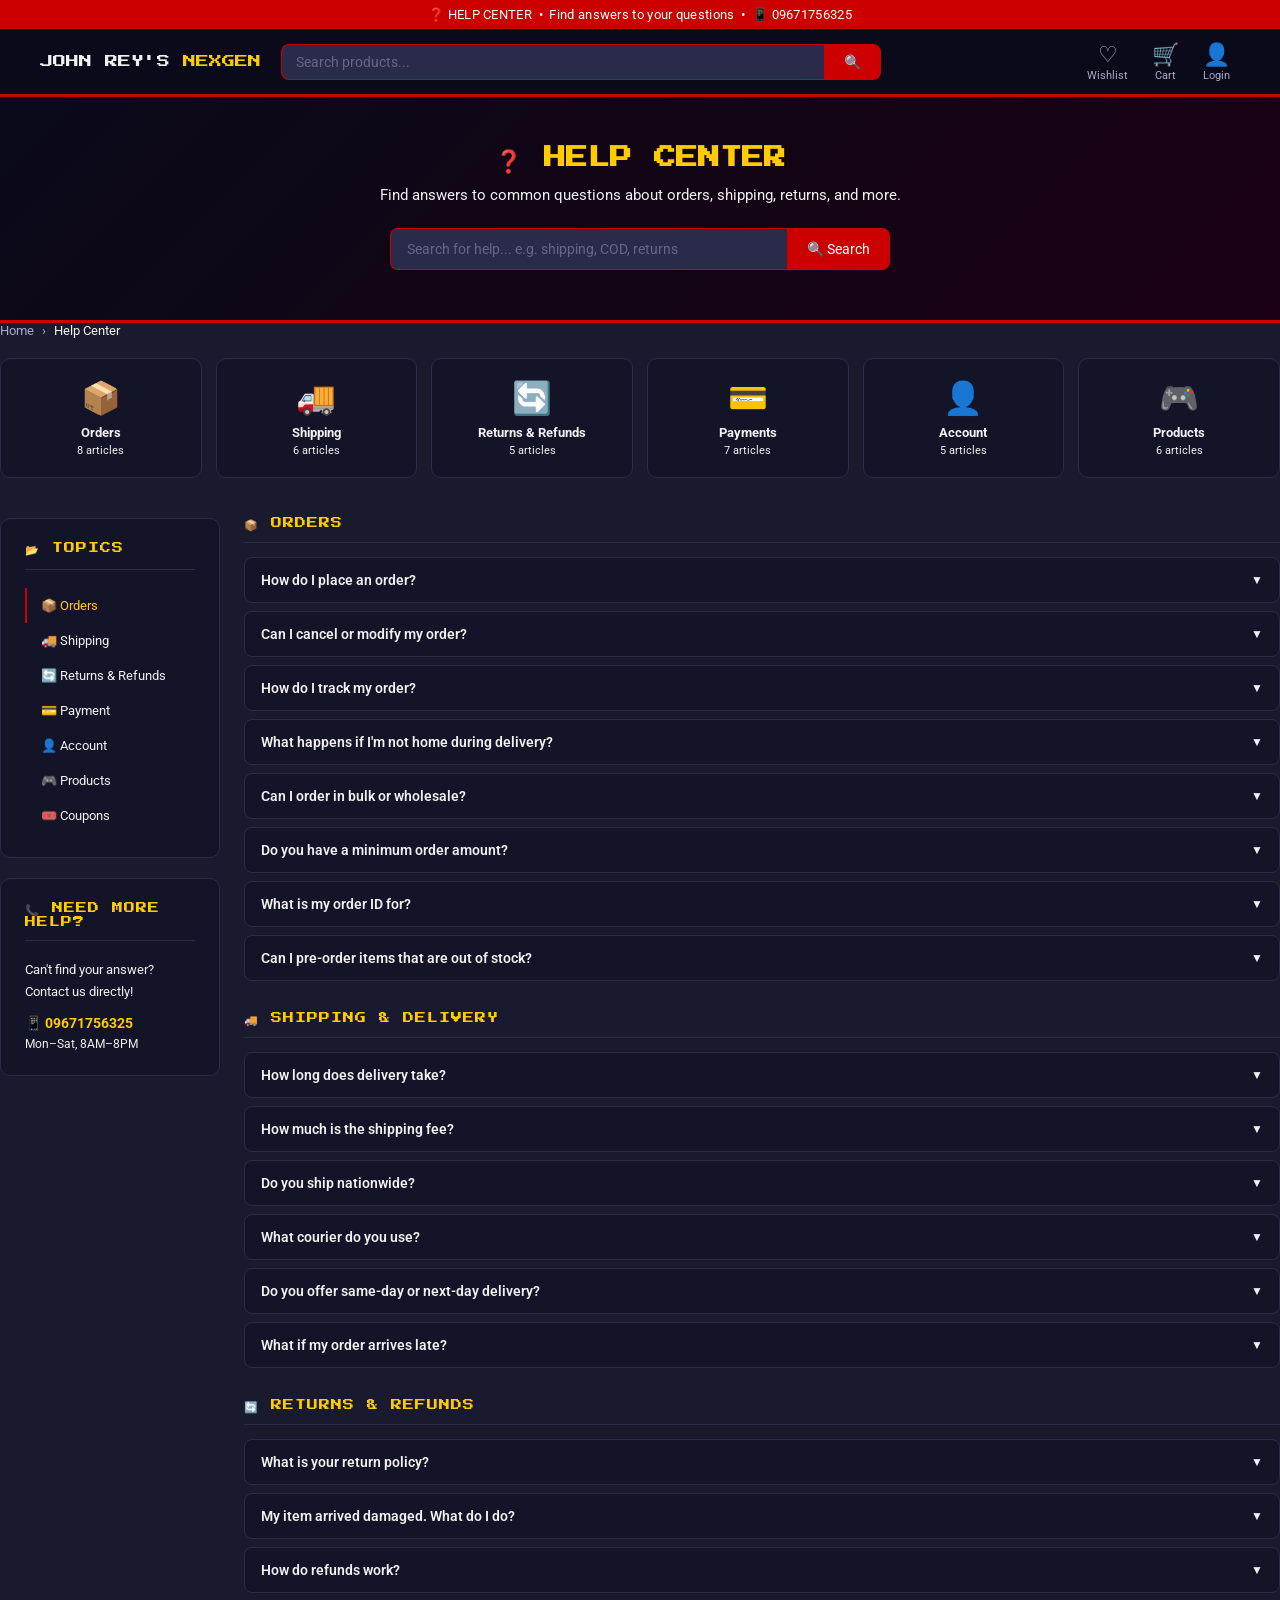
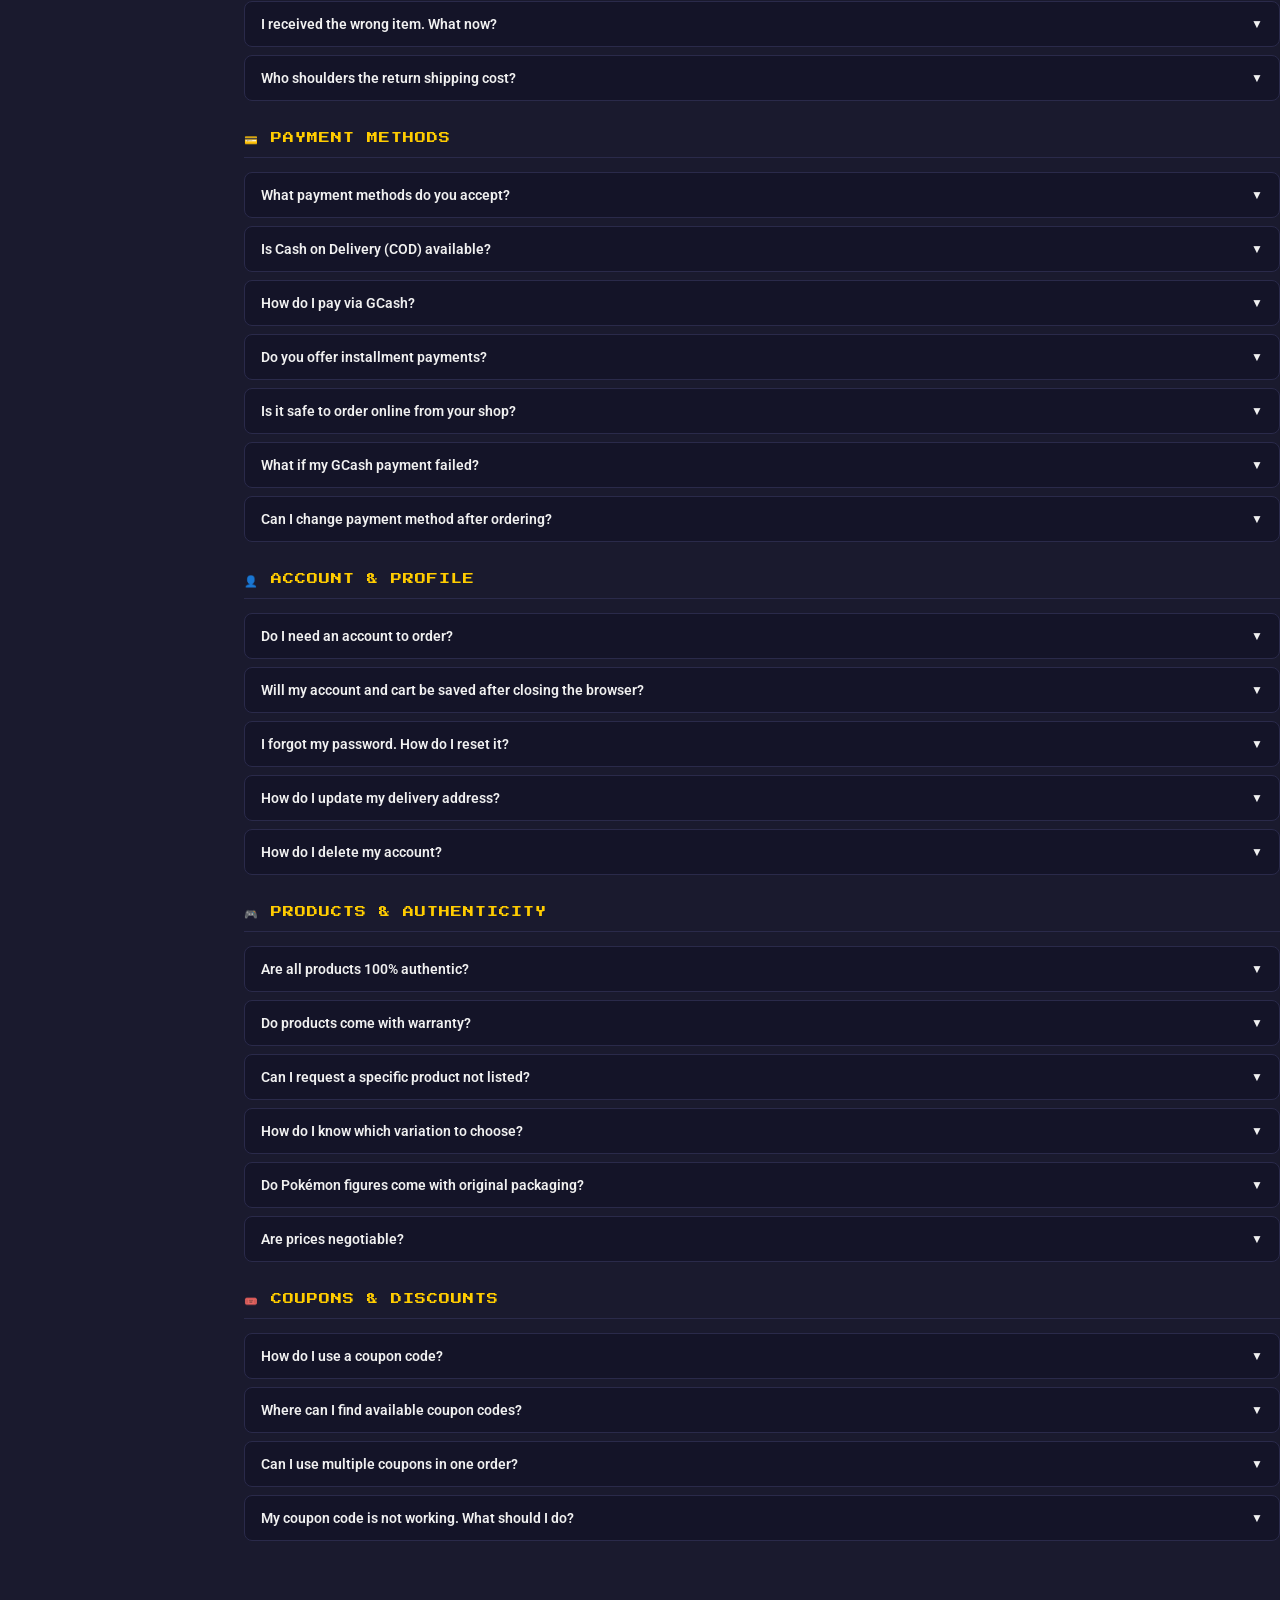
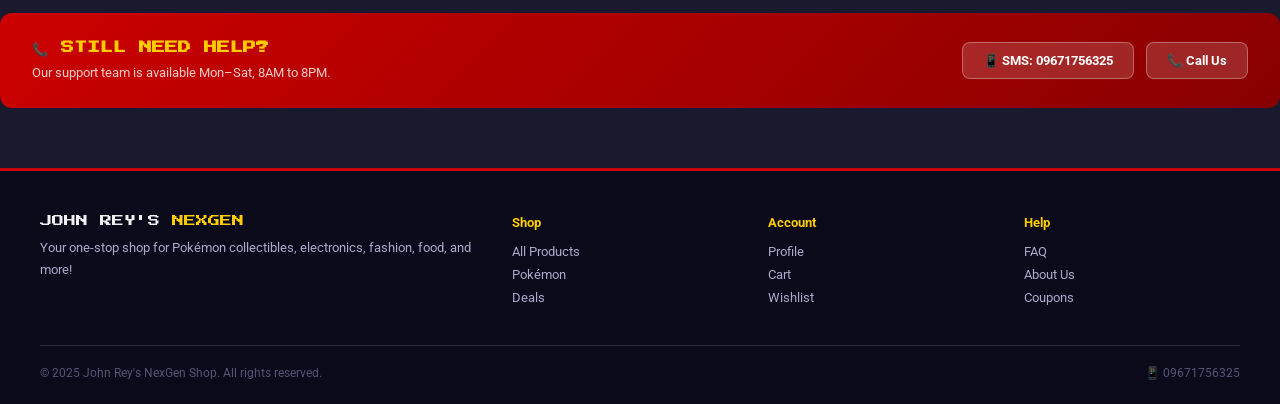
<file: faq.html>
<!DOCTYPE html>
<html lang="en">
<head>
  <meta charset="UTF-8"/>
  <meta name="viewport" content="width=device-width, initial-scale=1.0"/>
  <title>FAQ & Help Center — John Rey's NexGen Shop</title>
  <link rel="stylesheet" href="style.css"/>
  <style>
    .faq-hero {
      background: linear-gradient(135deg, var(--dark), #1a0010);
      border-bottom: 3px solid var(--red);
      padding: 50px 60px;
      text-align: center;
    }
    .faq-hero h1 {
      font-family: 'Press Start 2P', sans-serif;
      font-size: 22px; color: var(--gold);
      margin-bottom: 12px;
    }
    .faq-hero p { font-size: 15px; color: var(--text-dim); margin-bottom: 24px; }
    .faq-search {
      display: flex; max-width: 500px;
      margin: 0 auto;
    }
    .faq-search input {
      flex: 1; background: var(--dark4);
      border: 1px solid var(--red); border-right: none;
      color: var(--text); padding: 12px 16px;
      font-size: 14px; border-radius: var(--radius) 0 0 var(--radius);
      outline: none;
    }
    .faq-search input::placeholder { color: #666688; }
    .faq-search button {
      background: var(--red); border: none; color: white;
      padding: 12px 20px; font-size: 14px;
      border-radius: 0 var(--radius) var(--radius) 0; cursor: pointer;
    }

    .help-categories {
      display: grid;
      grid-template-columns: repeat(auto-fill, minmax(180px, 1fr));
      gap: 14px; margin-bottom: 40px;
    }
    .help-cat-card {
      background: var(--dark2); border: 1px solid var(--dark4);
      border-radius: 10px; padding: 20px 16px;
      text-align: center; cursor: pointer;
      transition: all 0.2s;
    }
    .help-cat-card:hover, .help-cat-card.active {
      border-color: var(--red); background: var(--dark);
    }
    .help-cat-card .hc-icon { font-size: 32px; margin-bottom: 8px; }
    .help-cat-card .hc-name { font-size: 13px; font-weight: bold; color: var(--text); margin-bottom: 4px; }
    .help-cat-card .hc-count { font-size: 11px; color: var(--text-dim); }
    .help-cat-card:hover .hc-name, .help-cat-card.active .hc-name { color: var(--gold); }

    .faq-layout { display: flex; gap: 24px; align-items: flex-start; }
    .faq-sidebar { width: 220px; flex-shrink: 0; position: sticky; top: 80px; }
    .faq-sidebar-item {
      display: block; padding: 10px 14px;
      font-size: 13px; color: var(--text-dim);
      border-left: 2px solid transparent;
      cursor: pointer; transition: all 0.2s;
    }
    .faq-sidebar-item:hover, .faq-sidebar-item.active {
      color: var(--gold); border-left-color: var(--red);
      background: var(--dark2);
    }
    .faq-main { flex: 1; }

    .faq-group { margin-bottom: 32px; }
    .faq-group-title {
      font-family: 'Press Start 2P', sans-serif;
      font-size: 11px; color: var(--gold);
      letter-spacing: 1px; margin-bottom: 14px;
      padding-bottom: 10px; border-bottom: 1px solid var(--dark4);
    }
    .faq-item {
      background: var(--dark2); border: 1px solid var(--dark4);
      border-radius: 8px; margin-bottom: 8px; overflow: hidden;
    }
    .faq-q {
      padding: 14px 16px; cursor: pointer;
      display: flex; justify-content: space-between;
      align-items: center; font-size: 14px; font-weight: 600;
      color: var(--text); transition: background 0.2s;
    }
    .faq-q:hover { background: var(--dark); }
    .faq-q.open { color: var(--gold); background: var(--dark); }
    .faq-q .arrow { font-size: 12px; color: var(--text-dim); transition: transform 0.2s; flex-shrink: 0; margin-left: 12px; }
    .faq-q.open .arrow { transform: rotate(180deg); color: var(--gold); }
    .faq-a {
      display: none; padding: 14px 16px;
      font-size: 13px; color: var(--text-dim);
      line-height: 1.8; border-top: 1px solid var(--dark4);
      background: var(--dark);
    }
    .faq-a.open { display: block; }
    .faq-a a { color: var(--gold); }
    .faq-a ul { padding-left: 18px; margin-top: 8px; }
    .faq-a li { margin-bottom: 4px; }

    .contact-banner {
      background: linear-gradient(135deg, var(--red), #880000);
      border-radius: 12px; padding: 28px 32px;
      display: flex; align-items: center; justify-content: space-between;
      margin-top: 40px;
    }
    .contact-banner h3 {
      font-family: 'Press Start 2P', sans-serif;
      font-size: 13px; color: var(--gold); margin-bottom: 8px;
    }
    .contact-banner p { font-size: 13px; color: rgba(255,255,255,0.8); }
    .contact-methods { display: flex; gap: 12px; }
    .contact-btn {
      background: rgba(255,255,255,0.15);
      border: 1px solid rgba(255,255,255,0.3);
      color: white; padding: 10px 20px;
      border-radius: var(--radius); font-size: 13px;
      font-weight: bold; cursor: pointer; transition: all 0.2s;
    }
    .contact-btn:hover { background: rgba(255,255,255,0.25); }
  </style>
</head>
<body>

<div class="announce-bar">❓ HELP CENTER &nbsp;•&nbsp; Find answers to your questions &nbsp;•&nbsp; 📱 09671756325</div>

<nav class="navbar">
  <a href="index.html" class="nav-logo">JOHN REY'S <span>NEXGEN</span></a>
  <div class="nav-search">
    <input type="text" placeholder="Search products..." onkeydown="if(event.key==='Enter'){location.href='products.html?q='+encodeURIComponent(this.value)}"/>
    <button>🔍</button>
  </div>
  <div class="nav-icons">
    <a href="wishlist.html" class="nav-icon"><span class="icon">♡</span><span>Wishlist</span></a>
    <a href="cart.html" class="nav-icon"><span class="icon">🛒</span><div id="cart-badge"></div><span>Cart</span></a>
    <a href="profile.html" class="nav-icon"><span class="icon">👤</span><span id="nav-user-label">Login</span></a>
  </div>
</nav>

<!-- FAQ HERO -->
<div class="faq-hero">
  <h1>❓ HELP CENTER</h1>
  <p>Find answers to common questions about orders, shipping, returns, and more.</p>
  <div class="faq-search">
    <input type="text" id="faqSearch" placeholder="Search for help... e.g. shipping, COD, returns" oninput="searchFaq()"/>
    <button onclick="searchFaq()">🔍 Search</button>
  </div>
</div>

<div class="page-wrapper">
  <div class="breadcrumb"><a href="index.html">Home</a> › <span>Help Center</span></div>

  <!-- QUICK CATEGORY CARDS -->
  <div class="help-categories">
    <div class="help-cat-card" onclick="scrollToSection('orders')">
      <div class="hc-icon">📦</div>
      <div class="hc-name">Orders</div>
      <div class="hc-count">8 articles</div>
    </div>
    <div class="help-cat-card" onclick="scrollToSection('shipping')">
      <div class="hc-icon">🚚</div>
      <div class="hc-name">Shipping</div>
      <div class="hc-count">6 articles</div>
    </div>
    <div class="help-cat-card" onclick="scrollToSection('returns')">
      <div class="hc-icon">🔄</div>
      <div class="hc-name">Returns & Refunds</div>
      <div class="hc-count">5 articles</div>
    </div>
    <div class="help-cat-card" onclick="scrollToSection('payment')">
      <div class="hc-icon">💳</div>
      <div class="hc-name">Payments</div>
      <div class="hc-count">7 articles</div>
    </div>
    <div class="help-cat-card" onclick="scrollToSection('account')">
      <div class="hc-icon">👤</div>
      <div class="hc-name">Account</div>
      <div class="hc-count">5 articles</div>
    </div>
    <div class="help-cat-card" onclick="scrollToSection('products')">
      <div class="hc-icon">🎮</div>
      <div class="hc-name">Products</div>
      <div class="hc-count">6 articles</div>
    </div>
  </div>

  <div class="faq-layout">
    <!-- SIDEBAR -->
    <div class="faq-sidebar">
      <div class="panel">
        <div class="panel-title">📂 TOPICS</div>
        <a class="faq-sidebar-item active" onclick="scrollToSection('orders')">📦 Orders</a>
        <a class="faq-sidebar-item" onclick="scrollToSection('shipping')">🚚 Shipping</a>
        <a class="faq-sidebar-item" onclick="scrollToSection('returns')">🔄 Returns & Refunds</a>
        <a class="faq-sidebar-item" onclick="scrollToSection('payment')">💳 Payment</a>
        <a class="faq-sidebar-item" onclick="scrollToSection('account')">👤 Account</a>
        <a class="faq-sidebar-item" onclick="scrollToSection('products')">🎮 Products</a>
        <a class="faq-sidebar-item" onclick="scrollToSection('coupons-sec')">🎟️ Coupons</a>
      </div>
      <div class="panel mt-20">
        <div class="panel-title">📞 NEED MORE HELP?</div>
        <p style="font-size:13px;color:var(--text-dim);line-height:1.7;margin-bottom:12px">
          Can't find your answer? Contact us directly!
        </p>
        <div style="font-size:14px;color:var(--gold);font-weight:bold;margin-bottom:6px">📱 09671756325</div>
        <div style="font-size:12px;color:var(--text-dim)">Mon–Sat, 8AM–8PM</div>
      </div>
    </div>

    <!-- MAIN FAQ -->
    <div class="faq-main" id="faqMain">

      <!-- ORDERS -->
      <div class="faq-group" id="sec-orders">
        <div class="faq-group-title">📦 ORDERS</div>

        <div class="faq-item">
          <div class="faq-q" onclick="toggleFaq(this)">How do I place an order? <span class="arrow">▼</span></div>
          <div class="faq-a">Browse our products, select your preferred variation, add to cart, then proceed to checkout. Fill in your delivery details and choose your payment method. Once submitted, you'll see an order confirmation with your Order ID.</div>
        </div>
        <div class="faq-item">
          <div class="faq-q" onclick="toggleFaq(this)">Can I cancel or modify my order? <span class="arrow">▼</span></div>
          <div class="faq-a">You can cancel or modify your order within <strong>2 hours</strong> of placing it. After that, orders are sent to processing. Contact us immediately at 09671756325 via call or SMS to request a cancellation.</div>
        </div>
        <div class="faq-item">
          <div class="faq-q" onclick="toggleFaq(this)">How do I track my order? <span class="arrow">▼</span></div>
          <div class="faq-a">Once your order is shipped, we'll send a tracking number via SMS to the phone number you provided at checkout. You can also view your order status in <a href="profile.html#orders">My Profile → My Orders</a>.</div>
        </div>
        <div class="faq-item">
          <div class="faq-q" onclick="toggleFaq(this)">What happens if I'm not home during delivery? <span class="arrow">▼</span></div>
          <div class="faq-a">Our courier will attempt delivery up to 2 times. If nobody is available, they'll leave a notice and your package will be held at the nearest hub for 3–5 days. Contact us or the courier to arrange re-delivery or pickup.</div>
        </div>
        <div class="faq-item">
          <div class="faq-q" onclick="toggleFaq(this)">Can I order in bulk or wholesale? <span class="arrow">▼</span></div>
          <div class="faq-a">Yes! For bulk orders of 10+ units or wholesale inquiries, contact us at 09671756325. We offer special discounts for bulk purchases and resellers.</div>
        </div>
        <div class="faq-item">
          <div class="faq-q" onclick="toggleFaq(this)">Do you have a minimum order amount? <span class="arrow">▼</span></div>
          <div class="faq-a">No minimum order! However, free shipping applies to orders ₱500 and above. Orders below ₱500 have an ₱80 shipping fee.</div>
        </div>
        <div class="faq-item">
          <div class="faq-q" onclick="toggleFaq(this)">What is my order ID for? <span class="arrow">▼</span></div>
          <div class="faq-a">Your Order ID (e.g. NXG-ABC123) is your unique reference number. Use it when contacting us about a specific order, tracking deliveries, or requesting refunds.</div>
        </div>
        <div class="faq-item">
          <div class="faq-q" onclick="toggleFaq(this)">Can I pre-order items that are out of stock? <span class="arrow">▼</span></div>
          <div class="faq-a">Yes! Contact us at 09671756325 to inquire about pre-orders. We'll notify you once the item is available and hold your reservation.</div>
        </div>
      </div>

      <!-- SHIPPING -->
      <div class="faq-group" id="sec-shipping">
        <div class="faq-group-title">🚚 SHIPPING & DELIVERY</div>

        <div class="faq-item">
          <div class="faq-q" onclick="toggleFaq(this)">How long does delivery take? <span class="arrow">▼</span></div>
          <div class="faq-a">Standard delivery takes <strong>3–7 business days</strong> depending on your location:
            <ul>
              <li>Metro Manila: 1–3 days</li>
              <li>Major Cities (Cebu, Davao, Iloilo): 3–5 days</li>
              <li>Provincial Areas: 5–7 days</li>
              <li>Remote Islands: 7–10 days</li>
            </ul>
          </div>
        </div>
        <div class="faq-item">
          <div class="faq-q" onclick="toggleFaq(this)">How much is the shipping fee? <span class="arrow">▼</span></div>
          <div class="faq-a">Shipping is <strong>FREE</strong> for all orders ₱500 and above! For orders below ₱500, a flat shipping fee of ₱80 applies. You can also use the coupon code <strong>FREESHIP</strong> for free shipping on any order.</div>
        </div>
        <div class="faq-item">
          <div class="faq-q" onclick="toggleFaq(this)">Do you ship nationwide? <span class="arrow">▼</span></div>
          <div class="faq-a">Yes! We ship to all provinces and cities across the Philippines including Luzon, Visayas, and Mindanao. Remote island areas may take longer and may have additional fees.</div>
        </div>
        <div class="faq-item">
          <div class="faq-q" onclick="toggleFaq(this)">What courier do you use? <span class="arrow">▼</span></div>
          <div class="faq-a">We use trusted couriers including J&T Express, LBC, Grab Express, and Lalamove depending on your area. You'll receive your tracking number via SMS once shipped.</div>
        </div>
        <div class="faq-item">
          <div class="faq-q" onclick="toggleFaq(this)">Do you offer same-day or next-day delivery? <span class="arrow">▼</span></div>
          <div class="faq-a">Same-day delivery is available in select Metro Manila areas for an additional fee. Contact us at 09671756325 before placing your order to check availability.</div>
        </div>
        <div class="faq-item">
          <div class="faq-q" onclick="toggleFaq(this)">What if my order arrives late? <span class="arrow">▼</span></div>
          <div class="faq-a">If your order arrives later than the estimated delivery date, you are entitled to ₱50 compensation. Contact us at 09671756325 with your Order ID to claim this.</div>
        </div>
      </div>

      <!-- RETURNS -->
      <div class="faq-group" id="sec-returns">
        <div class="faq-group-title">🔄 RETURNS & REFUNDS</div>

        <div class="faq-item">
          <div class="faq-q" onclick="toggleFaq(this)">What is your return policy? <span class="arrow">▼</span></div>
          <div class="faq-a">We offer a <strong>15-day return policy</strong> from the date of delivery. Items must be unused, in original packaging, and with all accessories/tags intact. Items damaged due to misuse are not eligible for return.</div>
        </div>
        <div class="faq-item">
          <div class="faq-q" onclick="toggleFaq(this)">My item arrived damaged. What do I do? <span class="arrow">▼</span></div>
          <div class="faq-a">Take a photo or video of the damaged item and contact us within <strong>3 days</strong> of delivery at 09671756325. We'll arrange a free replacement or full refund immediately — no questions asked.</div>
        </div>
        <div class="faq-item">
          <div class="faq-q" onclick="toggleFaq(this)">How do refunds work? <span class="arrow">▼</span></div>
          <div class="faq-a">Approved refunds are processed within <strong>3–5 business days</strong>. Refunds are sent via GCash, Maya, or bank transfer depending on your original payment method. COD refunds are sent via GCash.</div>
        </div>
        <div class="faq-item">
          <div class="faq-q" onclick="toggleFaq(this)">I received the wrong item. What now? <span class="arrow">▼</span></div>
          <div class="faq-a">We sincerely apologize! Contact us at 09671756325 with your Order ID and a photo of the item received. We'll ship the correct item at no additional cost and arrange a return for the wrong item.</div>
        </div>
        <div class="faq-item">
          <div class="faq-q" onclick="toggleFaq(this)">Who shoulders the return shipping cost? <span class="arrow">▼</span></div>
          <div class="faq-a">For damaged, defective, or wrong items — we cover all return shipping costs. For buyer's remorse or change of mind returns, the buyer shoulders the return shipping fee.</div>
        </div>
      </div>

      <!-- PAYMENT -->
      <div class="faq-group" id="sec-payment">
        <div class="faq-group-title">💳 PAYMENT METHODS</div>

        <div class="faq-item">
          <div class="faq-q" onclick="toggleFaq(this)">What payment methods do you accept? <span class="arrow">▼</span></div>
          <div class="faq-a">We accept:
            <ul>
              <li>💵 Cash on Delivery (COD)</li>
              <li>📱 GCash (09671756325)</li>
              <li>📲 Maya / PayMaya (09671756325)</li>
              <li>🏦 Bank Transfer (BDO, BPI, UnionBank)</li>
              <li>📋 Installment — 3 months via NexGenPay (0% interest)</li>
            </ul>
          </div>
        </div>
        <div class="faq-item">
          <div class="faq-q" onclick="toggleFaq(this)">Is Cash on Delivery (COD) available? <span class="arrow">▼</span></div>
          <div class="faq-a">Yes! COD is available for most areas nationwide. Simply select "Cash on Delivery" at checkout and prepare the exact amount when the courier arrives.</div>
        </div>
        <div class="faq-item">
          <div class="faq-q" onclick="toggleFaq(this)">How do I pay via GCash? <span class="arrow">▼</span></div>
          <div class="faq-a">After placing your order, send the payment to GCash number <strong>09671756325 (Juan Rey)</strong>. Take a screenshot and send it to us via SMS. Your order will be processed upon payment confirmation.</div>
        </div>
        <div class="faq-item">
          <div class="faq-q" onclick="toggleFaq(this)">Do you offer installment payments? <span class="arrow">▼</span></div>
          <div class="faq-a">Yes! NexGenPay allows you to split your payment into 3 equal monthly installments with 0% interest. Available for orders above ₱1,000. Our team will contact you within 24 hours to set it up.</div>
        </div>
        <div class="faq-item">
          <div class="faq-q" onclick="toggleFaq(this)">Is it safe to order online from your shop? <span class="arrow">▼</span></div>
          <div class="faq-a">Absolutely! All transactions are handled securely. We never store your credit card information. Your personal data is kept private and used only for order fulfillment.</div>
        </div>
        <div class="faq-item">
          <div class="faq-q" onclick="toggleFaq(this)">What if my GCash payment failed? <span class="arrow">▼</span></div>
          <div class="faq-a">If your payment failed but the amount was deducted, it will automatically be refunded within 24–48 hours. Contact GCash support and also notify us at 09671756325.</div>
        </div>
        <div class="faq-item">
          <div class="faq-q" onclick="toggleFaq(this)">Can I change payment method after ordering? <span class="arrow">▼</span></div>
          <div class="faq-a">Yes, within 1 hour of placing your order. Contact us at 09671756325 as soon as possible and we'll update your payment method.</div>
        </div>
      </div>

      <!-- ACCOUNT -->
      <div class="faq-group" id="sec-account">
        <div class="faq-group-title">👤 ACCOUNT & PROFILE</div>

        <div class="faq-item">
          <div class="faq-q" onclick="toggleFaq(this)">Do I need an account to order? <span class="arrow">▼</span></div>
          <div class="faq-a">You can browse and add to cart without an account, but you'll need to create one to complete checkout and track your orders. Registration is free and only takes 30 seconds!</div>
        </div>
        <div class="faq-item">
          <div class="faq-q" onclick="toggleFaq(this)">Will my account and cart be saved after closing the browser? <span class="arrow">▼</span></div>
          <div class="faq-a">Yes! Your account, cart, wishlist, and orders are all saved permanently in your browser's local storage. They will remain even after closing the browser or restarting your computer.</div>
        </div>
        <div class="faq-item">
          <div class="faq-q" onclick="toggleFaq(this)">I forgot my password. How do I reset it? <span class="arrow">▼</span></div>
          <div class="faq-a">Go to <a href="profile.html#security">My Profile → Security</a>. Enter your current password (if you remember it) and set a new one. If you've completely forgotten your password, contact us at 09671756325 and we'll help you manually.</div>
        </div>
        <div class="faq-item">
          <div class="faq-q" onclick="toggleFaq(this)">How do I update my delivery address? <span class="arrow">▼</span></div>
          <div class="faq-a">Go to <a href="profile.html#address">My Profile → My Address</a> and update your address. This will be pre-filled next time you check out. You can also update it directly during checkout.</div>
        </div>
        <div class="faq-item">
          <div class="faq-q" onclick="toggleFaq(this)">How do I delete my account? <span class="arrow">▼</span></div>
          <div class="faq-a">Contact us at 09671756325 and request account deletion. We'll process it within 24 hours. Note that your order history will also be permanently deleted.</div>
        </div>
      </div>

      <!-- PRODUCTS -->
      <div class="faq-group" id="sec-products">
        <div class="faq-group-title">🎮 PRODUCTS & AUTHENTICITY</div>

        <div class="faq-item">
          <div class="faq-q" onclick="toggleFaq(this)">Are all products 100% authentic? <span class="arrow">▼</span></div>
          <div class="faq-a">Yes! We guarantee that all products sold in John Rey's NexGen Shop are 100% authentic and officially licensed. Pokémon figures are licensed by Nintendo/Game Freak. Electronics come from authorized distributors.</div>
        </div>
        <div class="faq-item">
          <div class="faq-q" onclick="toggleFaq(this)">Do products come with warranty? <span class="arrow">▼</span></div>
          <div class="faq-a">Yes! All electronics come with a 1-year warranty. Pokémon figures include a 6-month warranty against manufacturing defects. Warranty is handled through our shop — just contact us at 09671756325.</div>
        </div>
        <div class="faq-item">
          <div class="faq-q" onclick="toggleFaq(this)">Can I request a specific product not listed? <span class="arrow">▼</span></div>
          <div class="faq-a">Absolutely! Message us at 09671756325 with your product request. If it's something we can source, we'll get it for you — often at competitive prices.</div>
        </div>
        <div class="faq-item">
          <div class="faq-q" onclick="toggleFaq(this)">How do I know which variation to choose? <span class="arrow">▼</span></div>
          <div class="faq-a">Each product page shows all available variations. Click on a variation to select it. If you're unsure which variation is right for you, contact us at 09671756325 and we'll guide you!</div>
        </div>
        <div class="faq-item">
          <div class="faq-q" onclick="toggleFaq(this)">Do Pokémon figures come with original packaging? <span class="arrow">▼</span></div>
          <div class="faq-a">Yes! All Pokémon figures come in their original retail boxes with authentic branding. They make great gifts or display items for collectors.</div>
        </div>
        <div class="faq-item">
          <div class="faq-q" onclick="toggleFaq(this)">Are prices negotiable? <span class="arrow">▼</span></div>
          <div class="faq-a">Prices on the website are fixed. However, for bulk orders of 5+ units of the same item, contact us for a special group discount!</div>
        </div>
      </div>

      <!-- COUPONS -->
      <div class="faq-group" id="sec-coupons-sec">
        <div class="faq-group-title">🎟️ COUPONS & DISCOUNTS</div>

        <div class="faq-item">
          <div class="faq-q" onclick="toggleFaq(this)">How do I use a coupon code? <span class="arrow">▼</span></div>
          <div class="faq-a">Add items to your cart, then enter your coupon code in the "Coupon Code" box in your cart and click Apply. The discount will be deducted from your total automatically.</div>
        </div>
        <div class="faq-item">
          <div class="faq-q" onclick="toggleFaq(this)">Where can I find available coupon codes? <span class="arrow">▼</span></div>
          <div class="faq-a">Visit our <a href="coupons.html">Coupons page</a> to see all available codes. We also announce new promos via SMS — make sure your phone number is saved in your profile!</div>
        </div>
        <div class="faq-item">
          <div class="faq-q" onclick="toggleFaq(this)">Can I use multiple coupons in one order? <span class="arrow">▼</span></div>
          <div class="faq-a">Only one coupon code can be applied per order. Choose the one that gives you the biggest discount for your specific order.</div>
        </div>
        <div class="faq-item">
          <div class="faq-q" onclick="toggleFaq(this)">My coupon code is not working. What should I do? <span class="arrow">▼</span></div>
          <div class="faq-a">Make sure you're entering the code in all CAPS and that it's spelled correctly. Some codes have minimum order requirements. Check the <a href="coupons.html">Coupons page</a> for terms, or contact us at 09671756325.</div>
        </div>
      </div>

    </div>
  </div>

  <!-- CONTACT BANNER -->
  <div class="contact-banner">
    <div>
      <h3>📞 STILL NEED HELP?</h3>
      <p>Our support team is available Mon–Sat, 8AM to 8PM.</p>
    </div>
    <div class="contact-methods">
      <button class="contact-btn" onclick="window.open('sms:09671756325')">📱 SMS: 09671756325</button>
      <button class="contact-btn" onclick="window.open('tel:09671756325')">📞 Call Us</button>
    </div>
  </div>
</div>

<footer class="footer">
  <div class="footer-grid">
    <div class="footer-brand">
      <div class="footer-logo">JOHN REY'S <span>NEXGEN</span></div>
      <p>Your one-stop shop for Pokémon collectibles, electronics, fashion, food, and more!</p>
    </div>
    <div class="footer-col"><h4>Shop</h4><a href="products.html">All Products</a><a href="products.html?cat=pokemon">Pokémon</a><a href="deals.html">Deals</a></div>
    <div class="footer-col"><h4>Account</h4><a href="profile.html">Profile</a><a href="cart.html">Cart</a><a href="wishlist.html">Wishlist</a></div>
    <div class="footer-col"><h4>Help</h4><a href="faq.html">FAQ</a><a href="about.html">About Us</a><a href="coupons.html">Coupons</a></div>
  </div>
  <div class="footer-bottom"><span>© 2025 John Rey's NexGen Shop. All rights reserved.</span><span>📱 09671756325</span></div>
</footer>

<script src="store.js"></script>
<script>
  const navUser = Auth.getUser();
  if (navUser) document.getElementById("nav-user-label").textContent = navUser.name.split(" ")[0];

  function toggleFaq(el) {
    const ans = el.nextElementSibling;
    const isOpen = ans.classList.contains("open");
    // Close all
    document.querySelectorAll(".faq-q").forEach(q => { q.classList.remove("open"); q.nextElementSibling.classList.remove("open"); });
    if (!isOpen) { el.classList.add("open"); ans.classList.add("open"); }
  }

  function scrollToSection(id) {
    const el = document.getElementById("sec-" + id);
    if (el) el.scrollIntoView({ behavior: "smooth", block: "start" });
  }

  function searchFaq() {
    const q = document.getElementById("faqSearch").value.toLowerCase().trim();
    const items = document.querySelectorAll(".faq-item");
    items.forEach(item => {
      const text = item.textContent.toLowerCase();
      item.style.display = (!q || text.includes(q)) ? "block" : "none";
    });
    document.querySelectorAll(".faq-group").forEach(group => {
      const visible = [...group.querySelectorAll(".faq-item")].some(i => i.style.display !== "none");
      group.style.display = visible ? "block" : "none";
    });
  }
</script>
</body>
</html>
</file>
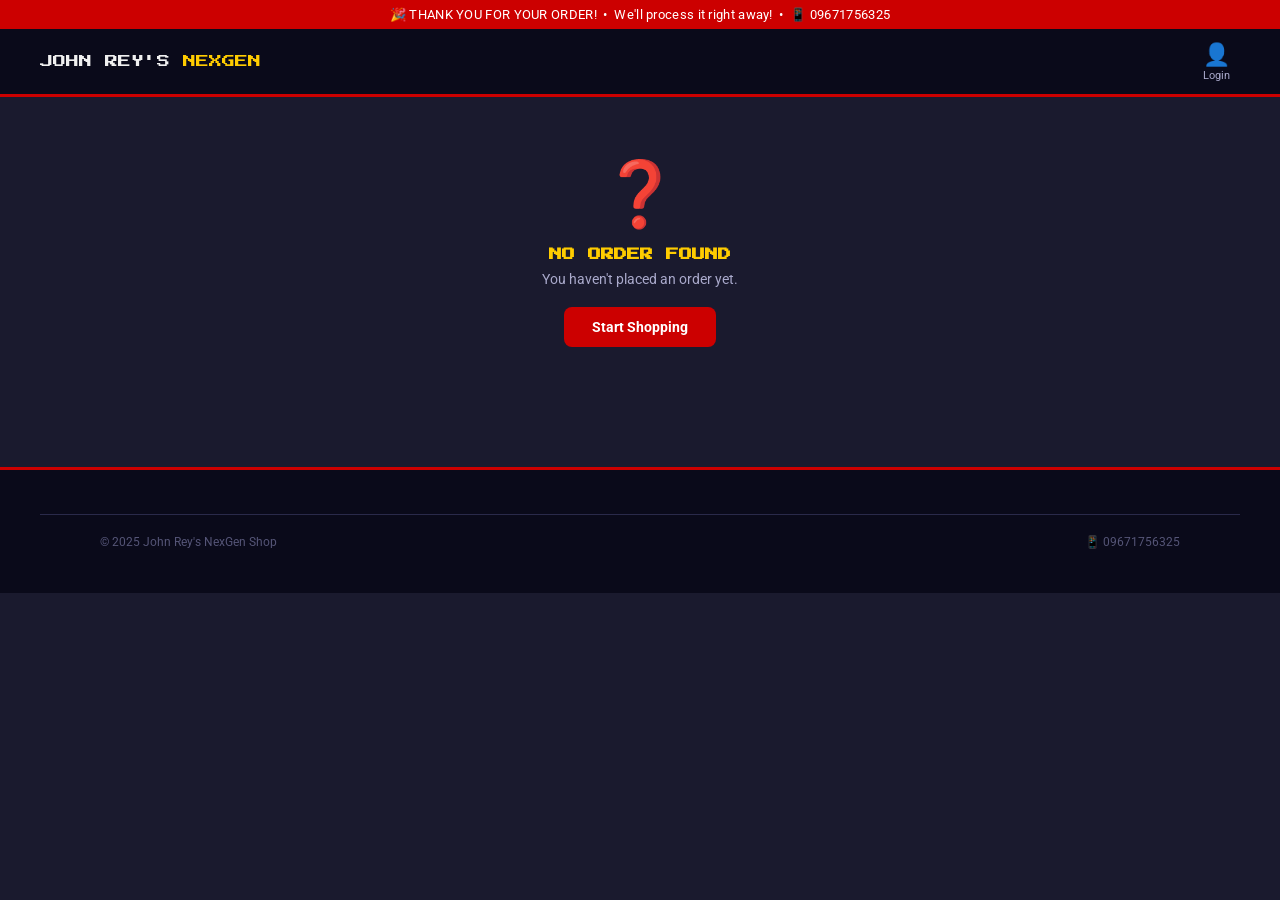
<file: order-confirm.html>
<!DOCTYPE html>
<html lang="en">
<head>
  <meta charset="UTF-8"/>
  <meta name="viewport" content="width=device-width, initial-scale=1.0"/>
  <title>Order Confirmed — John Rey's NexGen Shop</title>
  <link rel="stylesheet" href="style.css"/>
  <style>
    .confirm-card {
      max-width: 700px; margin: 40px auto;
      background: var(--dark2); border: 2px solid var(--green);
      border-radius: 14px; padding: 36px; text-align: center;
    }
    .confirm-icon { font-size: 80px; margin-bottom: 16px; }
    .confirm-title {
      font-family: 'Press Start 2P', sans-serif;
      font-size: 18px; color: #22cc66; margin-bottom: 10px;
    }
    .order-id {
      font-family: 'Press Start 2P', sans-serif;
      font-size: 12px; color: var(--gold); margin-bottom: 6px;
    }
    .confirm-sub { font-size: 14px; color: var(--text-dim); margin-bottom: 30px; line-height: 1.8; }
    .order-details {
      background: var(--dark); border: 1px solid var(--dark4);
      border-radius: 10px; padding: 20px; text-align: left; margin-bottom: 24px;
    }
    .detail-row { display: flex; justify-content: space-between; padding: 8px 0; border-bottom: 1px solid var(--dark4); font-size: 14px; }
    .detail-row:last-child { border-bottom: none; }
    .detail-label { color: var(--text-dim); }
    .detail-val { color: var(--text); font-weight: 600; text-align: right; }
    .status-timeline { display: flex; gap: 0; margin-bottom: 30px; }
    .status-step { flex: 1; text-align: center; position: relative; }
    .status-dot {
      width: 28px; height: 28px; border-radius: 50%;
      display: flex; align-items: center; justify-content: center;
      font-size: 12px; margin: 0 auto 6px;
      border: 2px solid var(--dark4); background: var(--dark2); color: var(--text-dim);
    }
    .status-dot.active { border-color: var(--green); background: var(--green); color: white; }
    .status-dot.pending { border-color: var(--gold); color: var(--gold); }
    .status-label { font-size: 11px; color: var(--text-dim); }
    .status-line { position: absolute; top: 13px; left: 50%; width: 100%; height: 2px; background: var(--dark4); z-index: 0; }
    .status-step:last-child .status-line { display: none; }
    .items-list { text-align: left; margin-bottom: 24px; }
    .confirm-item { display: flex; gap: 12px; padding: 10px 0; border-bottom: 1px solid var(--dark4); align-items: center; }
    .confirm-item:last-child { border-bottom: none; }
    .confirm-item-img { width: 50px; height: 50px; background: var(--dark); border-radius: 6px; display: flex; align-items: center; justify-content: center; font-size: 24px; }
    .payment-instructions {
      background: rgba(255,204,0,0.1); border: 1px solid var(--gold);
      border-radius: 10px; padding: 16px; text-align: left; margin-bottom: 24px;
    }
    .payment-instructions h4 { color: var(--gold); margin-bottom: 10px; font-size: 14px; }
    .payment-instructions p { font-size: 13px; color: var(--text-dim); line-height: 1.8; }
  </style>
</head>
<body>

<div class="announce-bar">🎉 THANK YOU FOR YOUR ORDER! &nbsp;•&nbsp; We'll process it right away! &nbsp;•&nbsp; 📱 09671756325</div>

<nav class="navbar">
  <a href="index.html" class="nav-logo">JOHN REY'S <span>NEXGEN</span></a>
  <div style="flex:1"></div>
  <div class="nav-icons">
    <a href="profile.html" class="nav-icon"><span class="icon">👤</span><span id="nav-user-label">Profile</span></a>
  </div>
</nav>

<div class="page-wrapper">
  <div id="confirmContent"></div>
</div>

<footer class="footer">
  <div class="footer-bottom" style="padding:20px 60px"><span>© 2025 John Rey's NexGen Shop</span><span>📱 09671756325</span></div>
</footer>

<script src="store.js"></script>
<script>
  const order = JSON.parse(localStorage.getItem("nexgen_last_order") || "null");
  const navUser = Auth.getUser();
  if (navUser) document.getElementById("nav-user-label").textContent = navUser.name.split(" ")[0];

  const payLabels = { cod:"Cash on Delivery", gcash:"GCash", maya:"Maya", bank:"Bank Transfer", instl:"Installment (3 months)" };

  if (!order) {
    document.getElementById("confirmContent").innerHTML = `
      <div class="empty-state"><div class="empty-icon">❓</div><h3>NO ORDER FOUND</h3><p>You haven't placed an order yet.</p>
      <button class="btn-primary" onclick="location.href='products.html'">Start Shopping</button></div>`;
  } else {
    const payInstructions = {
      gcash: `Send ₱${order.total.toLocaleString()} to GCash number <strong>09671756325 (Juan Rey)</strong>.<br>Take a screenshot and send it via our chat or SMS.`,
      maya: `Send ₱${order.total.toLocaleString()} to Maya number <strong>09671756325</strong>.<br>Screenshot your payment and send to us for confirmation.`,
      bank: `Transfer ₱${order.total.toLocaleString()} to:<br><strong>BDO Savings — Account No: 001234567890 — Juan Rey</strong><br>Send your deposit slip or screenshot to us via SMS.`,
      instl: `Your installment plan: ₱${Math.round(order.total/3).toLocaleString()} × 3 months. Our team will contact you within 24 hours to set up your plan.`,
    };

    document.getElementById("confirmContent").innerHTML = `
      <div class="confirm-card">
        <div class="confirm-icon">🎉</div>
        <div class="confirm-title">ORDER PLACED!</div>
        <div class="order-id">Order ID: ${order.id}</div>
        <div class="confirm-sub">
          Thank you, <strong>${order.name}</strong>! Your order has been received.<br>
          Placed on ${order.date} at ${order.time}
        </div>

        <div class="status-timeline">
          <div class="status-step">
            <div class="status-dot active">✓</div>
            <div class="status-label">Order Placed</div>
            <div class="status-line"></div>
          </div>
          <div class="status-step">
            <div class="status-dot pending">⏳</div>
            <div class="status-label">Processing</div>
            <div class="status-line"></div>
          </div>
          <div class="status-step">
            <div class="status-dot">📦</div>
            <div class="status-label">Packed</div>
            <div class="status-line"></div>
          </div>
          <div class="status-step">
            <div class="status-dot">🚚</div>
            <div class="status-label">Shipped</div>
            <div class="status-line"></div>
          </div>
          <div class="status-step">
            <div class="status-dot">✅</div>
            <div class="status-label">Delivered</div>
          </div>
        </div>

        <div class="order-details">
          <div class="detail-row"><span class="detail-label">Order ID</span><span class="detail-val">${order.id}</span></div>
          <div class="detail-row"><span class="detail-label">Customer</span><span class="detail-val">${order.name}</span></div>
          <div class="detail-row"><span class="detail-label">Phone</span><span class="detail-val">${order.phone}</span></div>
          <div class="detail-row"><span class="detail-label">Address</span><span class="detail-val">${order.address}, ${order.barangay ? order.barangay+', ':''} ${order.city}, ${order.region}</span></div>
          <div class="detail-row"><span class="detail-label">Payment</span><span class="detail-val">${payLabels[order.payment] || order.payment}</span></div>
          ${order.coupon ? `<div class="detail-row"><span class="detail-label">Coupon Used</span><span class="detail-val" style="color:var(--gold)">${order.coupon}</span></div>` : ""}
          <div class="detail-row"><span class="detail-label">Subtotal</span><span class="detail-val">${formatPrice(order.subtotal)}</span></div>
          <div class="detail-row"><span class="detail-label">Shipping</span><span class="detail-val" style="color:#22cc66">${order.shipping===0?"FREE":formatPrice(order.shipping)}</span></div>
          ${order.couponDisc ? `<div class="detail-row"><span class="detail-label">Discount</span><span class="detail-val" style="color:#22cc66">-${formatPrice(order.couponDisc)}</span></div>` : ""}
          <div class="detail-row" style="font-weight:bold;font-size:16px"><span class="detail-label" style="color:var(--text)">TOTAL</span><span class="detail-val" style="color:var(--red)">${formatPrice(order.total)}</span></div>
          ${order.notes ? `<div class="detail-row"><span class="detail-label">Notes</span><span class="detail-val">${order.notes}</span></div>` : ""}
        </div>

        <div class="items-list">
          <div style="font-family:'Press Start 2P',sans-serif;font-size:10px;color:var(--gold);margin-bottom:12px">📦 YOUR ITEMS</div>
          ${order.items.map(item => `
            <div class="confirm-item">
              <div class="confirm-item-img">${item.image ? `<img src="${item.image}" style="max-width:100%;object-fit:contain" onerror="this.style.display='none'">` : productEmoji(item.category)}</div>
              <div style="flex:1">
                <div style="font-size:13px;font-weight:600">${item.name}</div>
                <div style="font-size:12px;color:var(--text-dim)">${item.variation} × ${item.qty}</div>
              </div>
              <div style="color:var(--red);font-weight:bold">${formatPrice(item.price * item.qty)}</div>
            </div>`).join("")}
        </div>

        ${order.payment !== "cod" ? `
        <div class="payment-instructions">
          <h4>💳 Payment Instructions</h4>
          <p>${payInstructions[order.payment] || ""}</p>
        </div>` : `
        <div class="payment-instructions" style="background:rgba(34,204,102,0.1);border-color:#22cc66">
          <h4 style="color:#22cc66">💵 Cash on Delivery</h4>
          <p>Prepare <strong>₱${order.total.toLocaleString()}</strong> upon delivery. Our rider will collect the payment when your order arrives!</p>
        </div>`}

        <div style="font-size:13px;color:var(--text-dim);margin-bottom:24px;line-height:1.8">
          📱 Questions? Call or text us: <strong style="color:var(--gold)">09671756325</strong><br>
          Estimated delivery: <strong>3–7 business days</strong>
        </div>

        <div style="display:flex;gap:12px;justify-content:center">
          <button class="btn-primary" onclick="location.href='profile.html#orders'">📋 View My Orders</button>
          <button class="btn-secondary" onclick="location.href='products.html'">🛍️ Continue Shopping</button>
        </div>
      </div>`;
  }
</script>
</body>
</html>
</file>
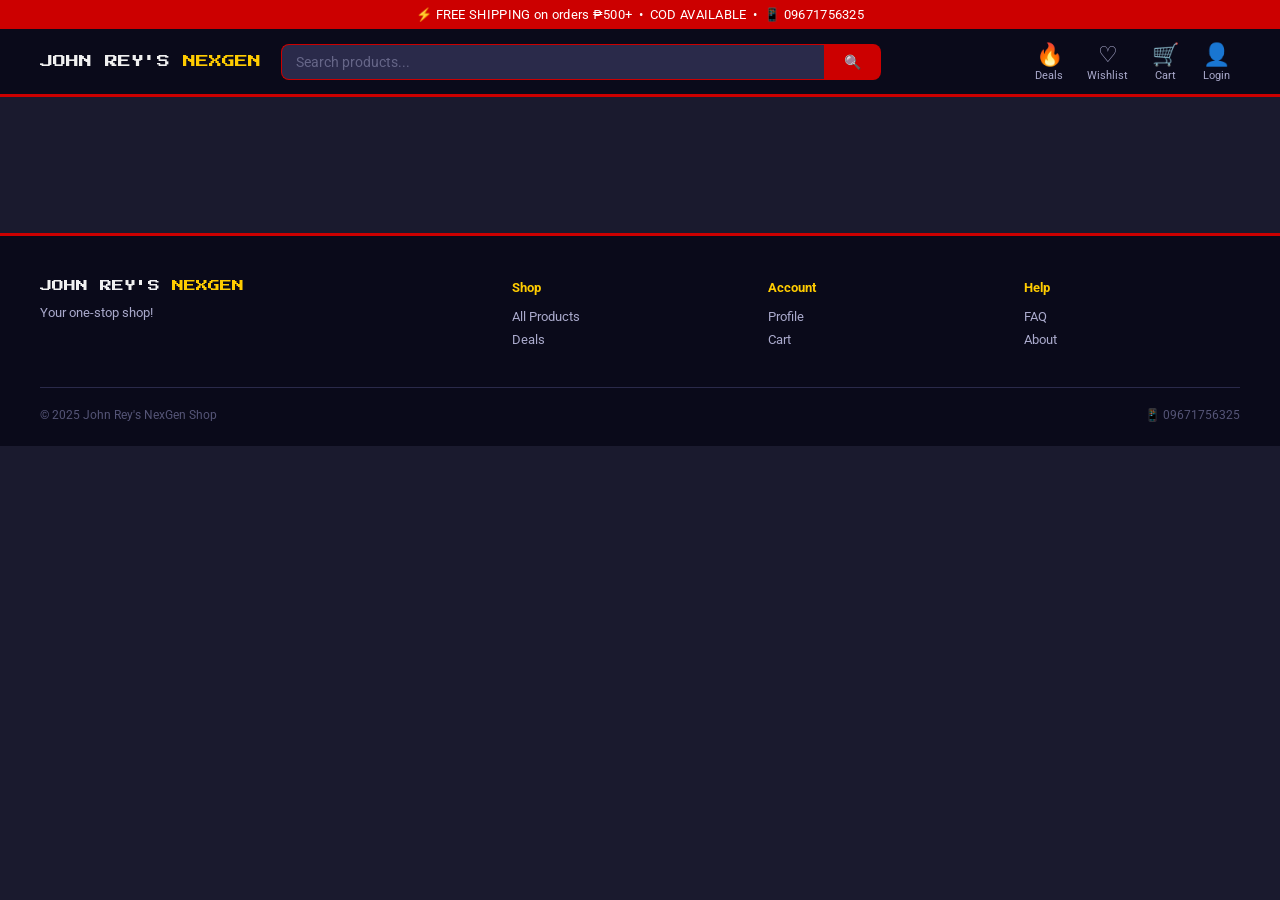
<file: product.html>
<!DOCTYPE html>
<html lang="en">
<head>
  <meta charset="UTF-8"/>
  <meta name="viewport" content="width=device-width, initial-scale=1.0"/>
  <title>Product — John Rey's NexGen Shop</title>
  <link rel="stylesheet" href="style.css"/>
  <style>
    .prod-layout { display:flex; gap:40px; align-items:flex-start; }
    .prod-left { width:440px; flex-shrink:0; }
    .prod-img-main {
      background:var(--dark2); border:1px solid var(--dark4);
      border-radius:10px; height:400px;
      display:flex; align-items:center; justify-content:center;
      font-size:130px; overflow:hidden; margin-bottom:14px;
    }
    .prod-img-main img { max-width:100%; max-height:100%; object-fit:contain; }
    .store-card { background:var(--dark2); border:1px solid var(--dark4); border-radius:10px; padding:16px 20px; display:flex; align-items:center; gap:14px; }
    .store-avatar { width:48px; height:48px; border-radius:50%; background:var(--red); display:flex; align-items:center; justify-content:center; font-family:'Press Start 2P',sans-serif; font-size:14px; color:#fff; flex-shrink:0; }
    .store-name { font-weight:bold; }
    .store-detail { font-size:12px; color:var(--dim); margin-top:3px; }
    .prod-right { flex:1; min-width:0; }
    .prod-title { font-size:22px; font-weight:bold; margin-bottom:10px; line-height:1.4; }
    .prod-meta { display:flex; align-items:center; gap:16px; margin-bottom:16px; font-size:13px; color:var(--dim); flex-wrap:wrap; }
    .prod-rating { color:var(--gold); font-size:16px; }
    .price-block { background:var(--dark2); border:1px solid var(--dark4); border-radius:10px; padding:18px 20px; margin-bottom:20px; }
    .price-main { font-size:36px; font-weight:bold; color:var(--red); }
    .price-orig { font-size:14px; color:var(--dim); text-decoration:line-through; margin-left:10px; }
    .price-disc { display:inline-block; background:var(--gold); color:#000; font-size:12px; font-weight:bold; padding:2px 10px; border-radius:4px; margin-left:8px; }
    .price-install { font-size:13px; color:var(--dim); margin-top:6px; }
    .var-title { font-size:13px; color:var(--dim); margin-bottom:10px; }
    .var-grid { display:flex; flex-wrap:wrap; gap:8px; margin-bottom:20px; }
    .var-btn { border:1px solid var(--dark4); background:var(--dark2); color:var(--dim); padding:7px 14px; border-radius:var(--radius); font-size:12px; cursor:pointer; transition:all .2s; }
    .var-btn:hover { border-color:var(--red); color:var(--text); }
    .var-btn.sel { border-color:var(--red); background:var(--red); color:#fff; }
    .qty-row { display:flex; align-items:center; gap:14px; margin-bottom:20px; }
    .qty-label { font-size:13px; color:var(--dim); }
    .qty-ctrl { display:flex; align-items:center; border:1px solid var(--dark4); border-radius:var(--radius); overflow:hidden; }
    .qty-btn { background:var(--dark4); border:none; color:var(--text); width:38px; height:38px; font-size:20px; cursor:pointer; }
    .qty-btn:hover { background:var(--red); }
    .qty-val { background:var(--dark2); border:none; color:var(--text); width:50px; height:38px; text-align:center; font-size:15px; outline:none; }
    .action-row { display:flex; gap:12px; margin-bottom:20px; }
    .btn-big-cart { flex:1; background:var(--dark4); border:2px solid var(--red); color:var(--red); padding:14px; font-size:15px; font-weight:bold; border-radius:var(--radius); }
    .btn-big-cart:hover { background:var(--red); color:#fff; }
    .btn-big-buy { flex:1; background:var(--red); border:none; color:#fff; padding:14px; font-size:15px; font-weight:bold; border-radius:var(--radius); }
    .btn-big-buy:hover { background:var(--red-dark); }
    .guarantees { display:flex; gap:14px; flex-wrap:wrap; margin-bottom:20px; font-size:12px; color:var(--dim); }
    .related-grid { margin-top:48px; }
    @media(max-width:900px){
      .prod-layout { flex-direction:column; }
      .prod-left { width:100%; }
      .prod-img-main { height:300px; }
    }
  </style>
</head>
<body>

<div class="announce-bar">⚡ FREE SHIPPING on orders ₱500+ &nbsp;•&nbsp; COD AVAILABLE &nbsp;•&nbsp; 📱 09671756325</div>

<nav class="navbar">
  <a href="index.html" class="nav-logo">JOHN REY'S <span>NEXGEN</span></a>
  <div class="nav-search">
    <input type="text" id="si" placeholder="Search products..."
           onkeydown="if(event.key==='Enter')location.href='products.html?q='+encodeURIComponent(this.value)"/>
    <button onclick="location.href='products.html?q='+encodeURIComponent(document.getElementById('si').value)">🔍</button>
  </div>
  <div class="nav-icons">
    <a href="deals.html"    class="nav-icon"><span class="icon">🔥</span><span>Deals</span></a>
    <a href="wishlist.html" class="nav-icon"><span class="icon">♡</span><span>Wishlist</span></a>
    <a href="cart.html"     class="nav-icon"><span class="icon">🛒</span><div id="cart-badge"></div><span>Cart</span></a>
    <a href="profile.html"  class="nav-icon"><span class="icon">👤</span><span id="nav-user-label">Login</span></a>
  </div>
</nav>

<div class="page-wrap">
  <div class="breadcrumb" id="bc"></div>
  <div id="productArea"></div>
</div>

<footer class="footer">
  <div class="footer-grid">
    <div class="footer-brand"><div class="footer-logo">JOHN REY'S <span>NEXGEN</span></div><p>Your one-stop shop!</p></div>
    <div class="footer-col"><h4>Shop</h4><a href="products.html">All Products</a><a href="deals.html">Deals</a></div>
    <div class="footer-col"><h4>Account</h4><a href="profile.html">Profile</a><a href="cart.html">Cart</a></div>
    <div class="footer-col"><h4>Help</h4><a href="faq.html">FAQ</a><a href="about.html">About</a></div>
  </div>
  <div class="footer-bottom"><span>© 2025 John Rey's NexGen Shop</span><span>📱 09671756325</span></div>
</footer>

<script src="store.js"></script>
<script>
  const pid  = parseInt(new URLSearchParams(location.search).get("id"));
  const prod = Store.getProduct(pid);
  let selVar = 0, qty = 1;

  if (!prod) {
    document.getElementById("productArea").innerHTML =
      `<div class="empty-state"><div class="empty-icon">😢</div><h3>NOT FOUND</h3>
       <p>This product doesn't exist.</p>
       <button class="btn-primary" onclick="location.href='products.html'">Browse Products</button></div>`;
  } else {
    document.title = prod.name + " — John Rey's NexGen Shop";
    const cat  = CATEGORIES.find(c => c.id === prod.category);
    const disc = prod.originalPrice ? Math.round((1 - prod.price/prod.originalPrice)*100) : 0;

    document.getElementById("bc").innerHTML =
      `<a href="index.html">Home</a> ›
       <a href="products.html?cat=${prod.category}">${cat?.label}</a> ›
       <span>${prod.name}</span>`;

    function renderVars() {
      return prod.variations.map((v,i) =>
        `<button class="var-btn${i===selVar?" sel":""}" onclick="selVar(${i})">${v}</button>`
      ).join("");
    }

    document.getElementById("productArea").innerHTML = `
    <div class="prod-layout">
      <div class="prod-left">
        <div class="prod-img-main">
          ${prod.image
            ? `<img src="${prod.image}" alt="${prod.name}"
                    onerror="this.style.display='none';this.nextElementSibling.style.display='block'">
               <span style="display:none">${productEmoji(prod.category)}</span>`
            : `<span>${productEmoji(prod.category)}</span>`}
        </div>
        <div class="store-card">
          <div class="store-avatar">JR</div>
          <div>
            <div class="store-name">John Rey's NexGen Shop</div>
            <div class="store-detail">✅ Verified &nbsp;•&nbsp; ⭐ 4.9 Rating &nbsp;•&nbsp; 📱 09671756325</div>
          </div>
        </div>
      </div>
      <div class="prod-right">
        ${prod.badge?`<span style="background:var(--red);color:#fff;font-size:10px;padding:2px 10px;border-radius:4px;margin-bottom:10px;display:inline-block">${prod.badge}</span>`:""}
        <div class="prod-title">${prod.name}</div>
        <div class="prod-meta">
          <span class="prod-rating">${stars(prod.rating)}</span>
          <span>${prod.rating} rating</span>
          <span>|</span><span>${prod.sold.toLocaleString()} sold</span>
          <span>|</span><span>${cat?.icon} ${cat?.label}</span>
        </div>
        <div class="price-block">
          <div>
            <span class="price-main">${formatPrice(prod.price)}</span>
            ${prod.originalPrice?`<span class="price-orig">${formatPrice(prod.originalPrice)}</span><span class="price-disc">-${disc}%</span>`:""}
          </div>
          <div class="price-install">or ₱${Math.round(prod.price/3).toLocaleString()} × 3 months via NexGenPay</div>
        </div>
        <div class="var-title">Variation: <strong id="varLabel">${prod.variations[0]}</strong></div>
        <div class="var-grid" id="varGrid">${renderVars()}</div>
        <div class="qty-row">
          <span class="qty-label">Qty:</span>
          <div class="qty-ctrl">
            <button class="qty-btn" onclick="chQty(-1)">−</button>
            <input class="qty-val" id="qtyInp" type="number" value="1" min="1" max="99"
                   onchange="qty=Math.max(1,parseInt(this.value)||1);this.value=qty"/>
            <button class="qty-btn" onclick="chQty(1)">+</button>
          </div>
        </div>
        <div class="action-row">
          <button class="btn-big-cart" onclick="addCart()">🛒 Add to Cart</button>
          <button class="btn-big-buy"  onclick="buyNow()">⚡ Buy Now</button>
        </div>
        <div style="margin-bottom:20px">
          <button class="btn-outline" id="wishBtn" onclick="doWish()">
            ${Store.isWishlisted(prod.id)?"♥ Wishlisted":"♡ Add to Wishlist"}
          </button>
        </div>
        <div class="guarantees">
          <span>✅ 100% Authentic</span>
          <span>🚚 Free Shipping ₱500+</span>
          <span>🔄 15-Day Returns</span>
          <span>🛡️ 1 Year Warranty</span>
          <span>💵 COD Available</span>
        </div>
        <div class="panel">
          <div class="panel-title">📋 DESCRIPTION</div>
          <div style="font-size:14px;color:var(--dim);line-height:1.8">${prod.desc}</div>
        </div>
      </div>
    </div>
    <div class="related-grid">
      <div class="sec-header" style="margin-bottom:16px">
        <div class="sec-title">🛍️ MORE FROM ${(cat?.label||"").toUpperCase()}</div>
      </div>
      <div class="products-grid" id="relGrid"></div>
    </div>`;

    // Related
    const rel = Store.getByCategory(prod.category).filter(p => p.id !== prod.id).slice(0,4);
    document.getElementById("relGrid").innerHTML = rel.map(p => buildProductCard(p)).join("");
  }

  function selVar(i) {
    selVar = i;
    document.getElementById("varLabel").textContent = prod.variations[i];
    document.getElementById("varGrid").innerHTML = prod.variations.map((v,j) =>
      `<button class="var-btn${j===i?" sel":""}" onclick="selVar(${j})">${v}</button>`
    ).join("");
  }
  function chQty(d) { qty = Math.max(1, qty+d); document.getElementById("qtyInp").value=qty; }
  function addCart() { Store.addToCart(prod.id, prod.variations[selVar], qty); showToast(prod.name+" added to cart!"); }
  function buyNow()  { addCart(); location.href="cart.html"; }
  function doWish()  {
    const a = Store.toggleWishlist(prod.id);
    document.getElementById("wishBtn").textContent = a?"♥ Wishlisted":"♡ Add to Wishlist";
    showToast(a?"Added to wishlist!":"Removed from wishlist");
  }
</script>
</body>
</html>
</file>
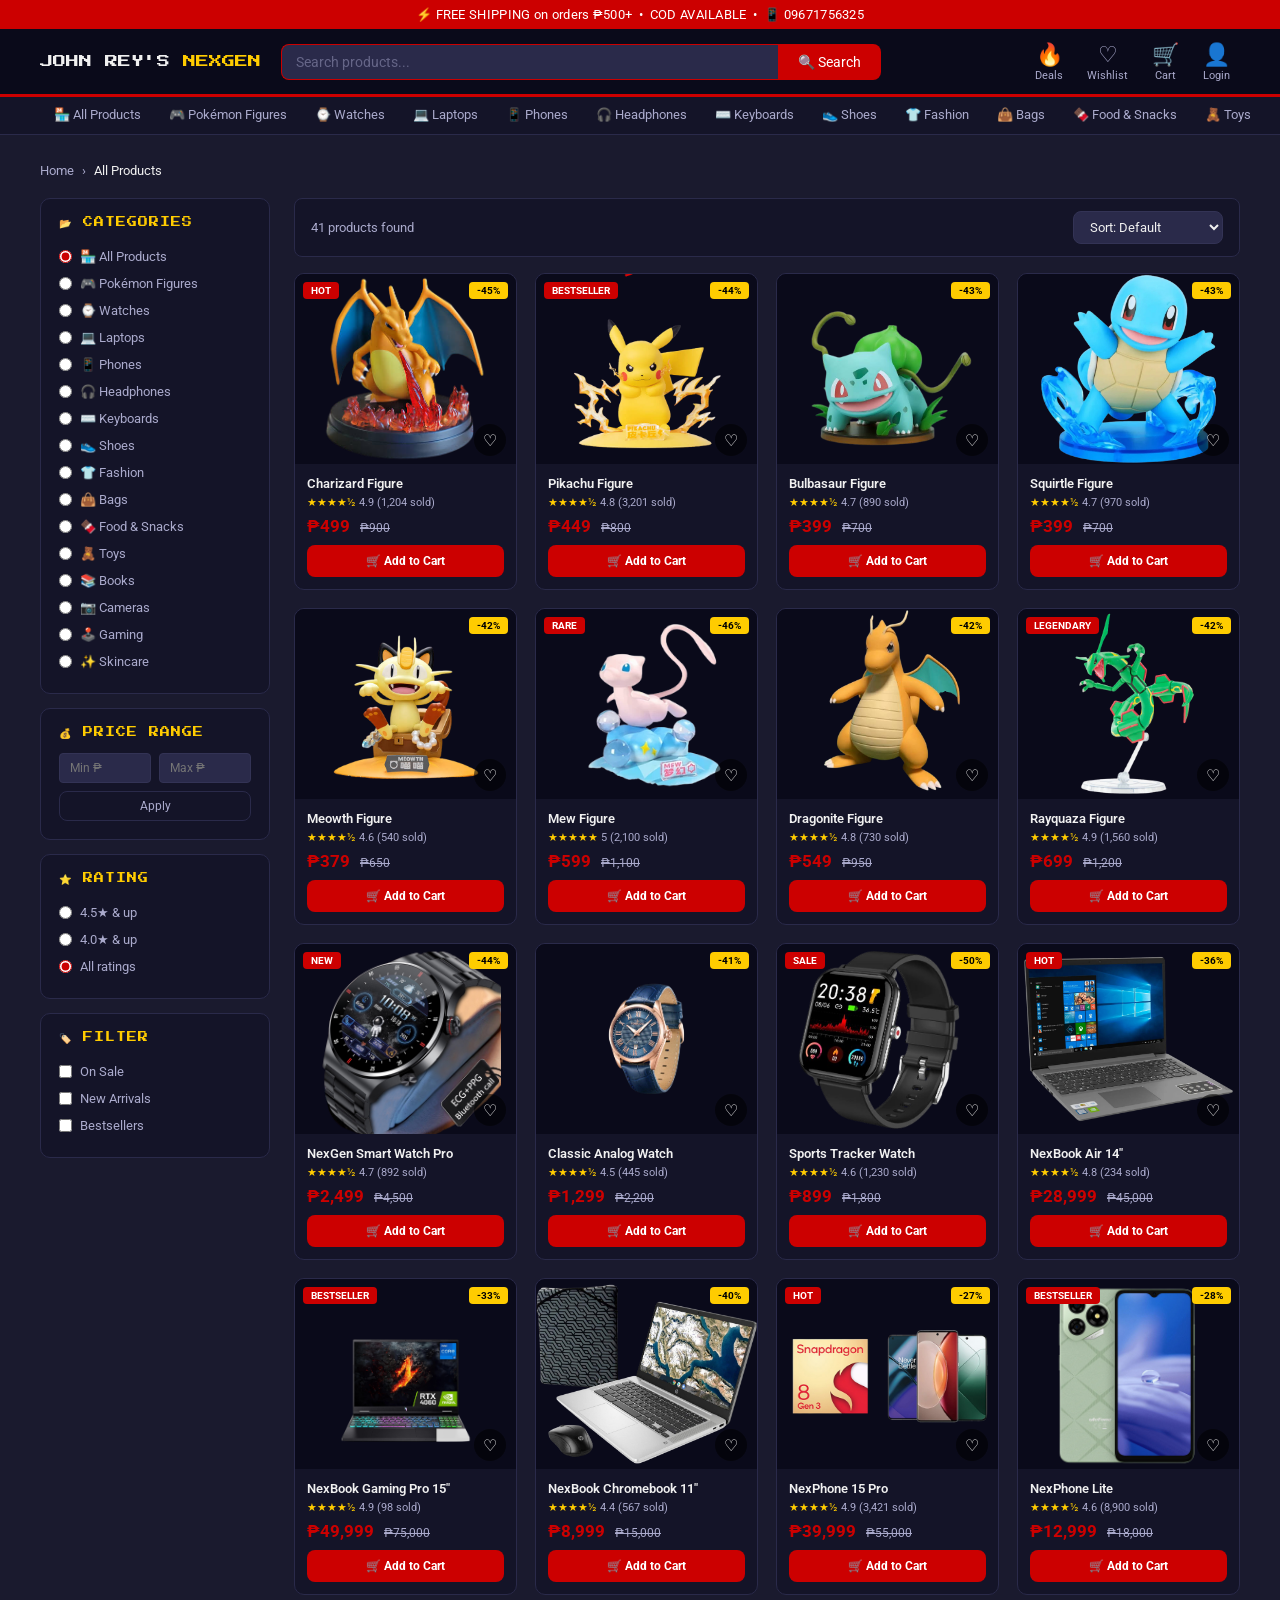
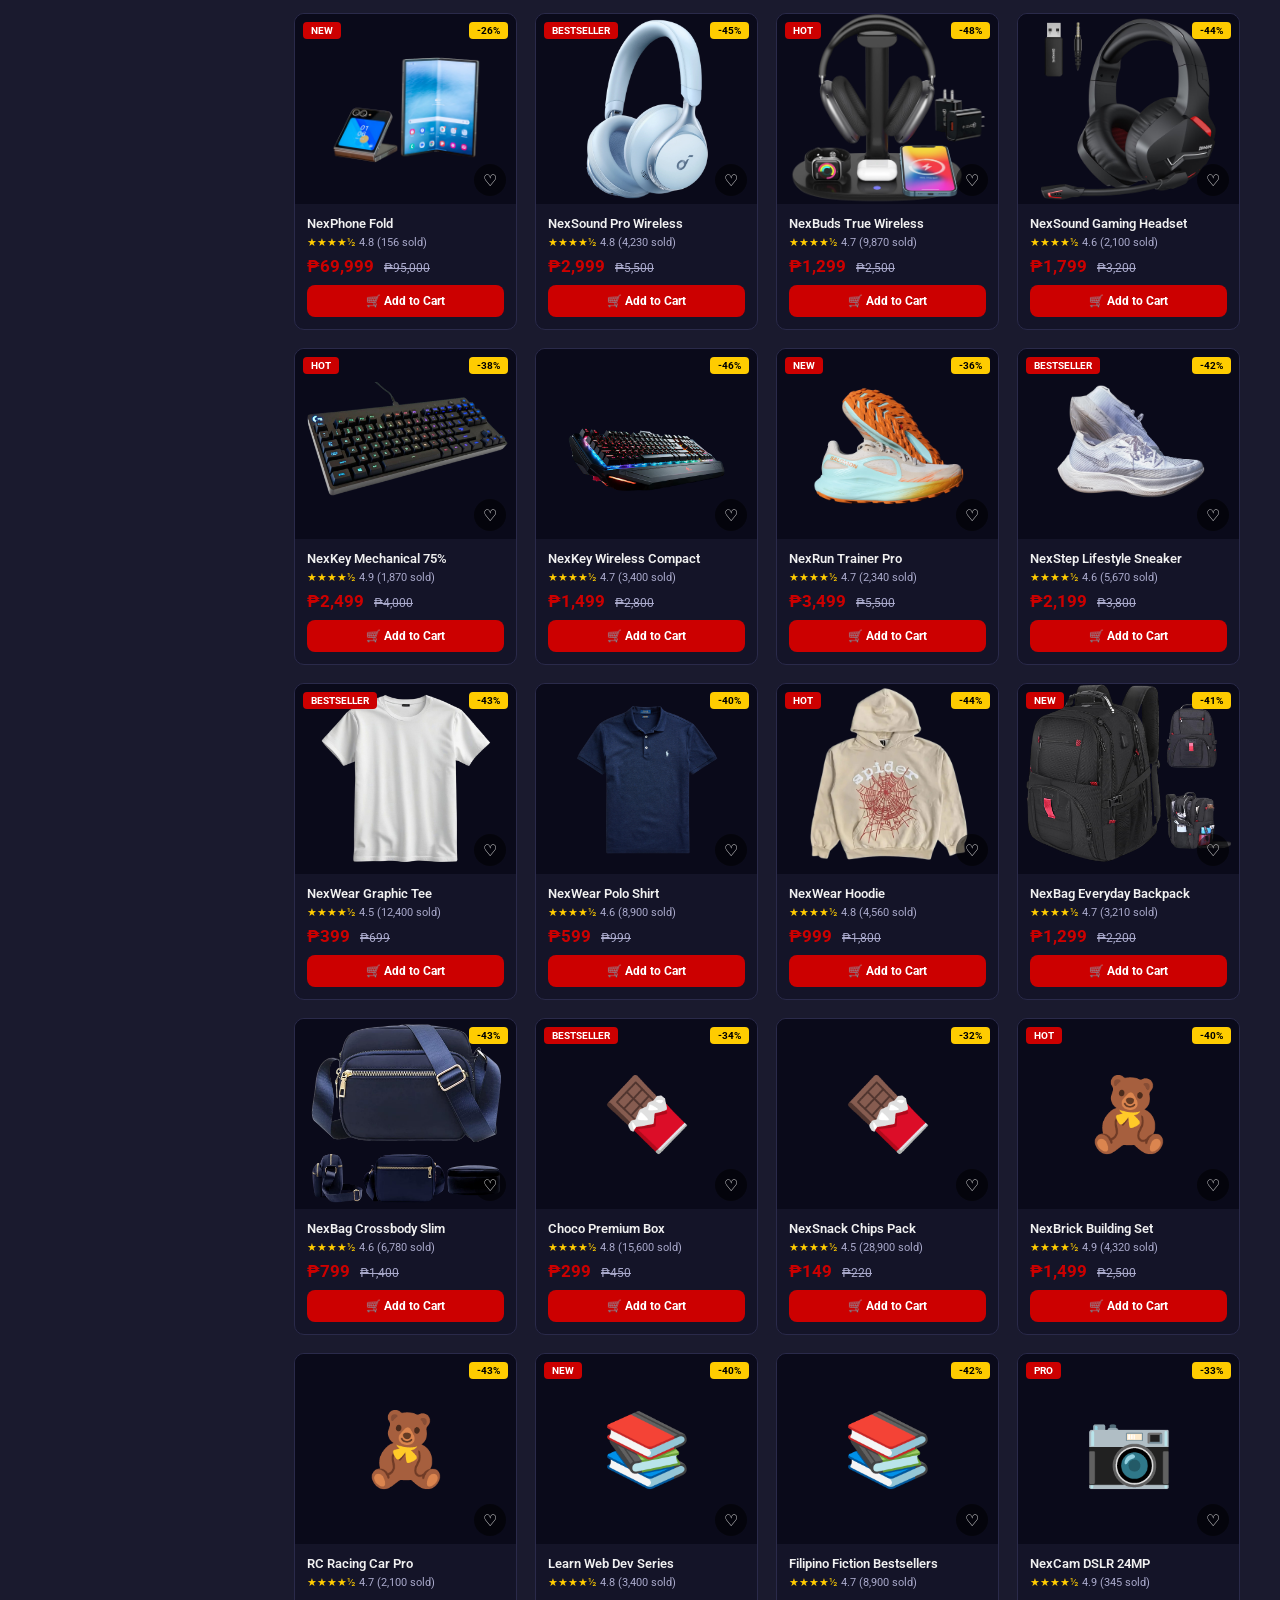
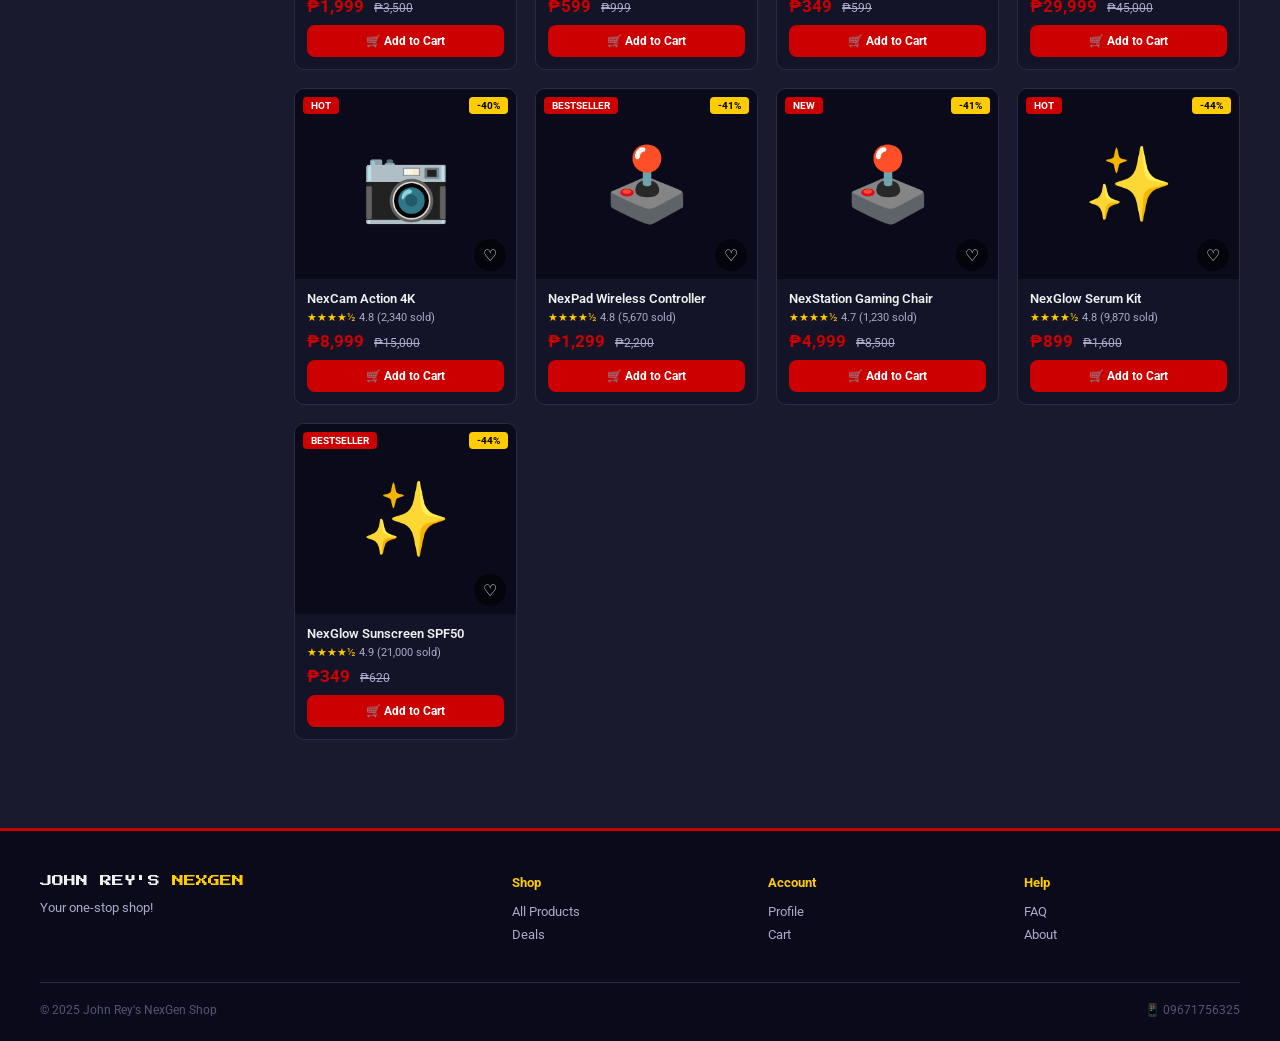
<file: products.html>
<!DOCTYPE html>
<html lang="en">
<head>
  <meta charset="UTF-8"/>
  <meta name="viewport" content="width=device-width, initial-scale=1.0"/>
  <title>Products — John Rey's NexGen Shop</title>
  <link rel="stylesheet" href="style.css"/>
  <style>
    .products-layout { display:flex; gap:24px; align-items:flex-start; }
    .sidebar { width:230px; flex-shrink:0; position:sticky; top:78px; }
    .sidebar-panel { background:var(--dark2); border:1px solid var(--dark4); border-radius:10px; padding:18px; margin-bottom:14px; }
    .sidebar-title { font-family:'Press Start 2P',sans-serif; font-size:10px; color:var(--gold); margin-bottom:14px; letter-spacing:1px; }
    .filter-opt { display:flex; align-items:center; gap:8px; padding:6px 0; font-size:13px; color:var(--dim); cursor:pointer; }
    .filter-opt input { accent-color:var(--red); }
    .filter-opt:hover { color:var(--text); }
    .price-row { display:flex; gap:8px; }
    .price-inp { flex:1; background:var(--dark4); border:1px solid #333355; color:var(--text); padding:7px 10px; font-size:12px; border-radius:4px; outline:none; min-width:0; }
    .products-main { flex:1; min-width:0; }
    .toolbar { display:flex; align-items:center; justify-content:space-between; gap:12px; margin-bottom:16px; padding:12px 16px; background:var(--dark2); border:1px solid var(--dark4); border-radius:var(--radius); flex-wrap:wrap; }
    .results-count { font-size:13px; color:var(--dim); }
    .sort-sel { background:var(--dark4); border:1px solid #333355; color:var(--text); padding:7px 12px; font-size:13px; border-radius:var(--radius); outline:none; }
    @media(max-width:768px){
      .products-layout { flex-direction:column; }
      .sidebar { width:100%; position:static; }
    }
  </style>
</head>
<body>

<div class="announce-bar">⚡ FREE SHIPPING on orders ₱500+ &nbsp;•&nbsp; COD AVAILABLE &nbsp;•&nbsp; 📱 09671756325</div>

<nav class="navbar">
  <a href="index.html" class="nav-logo">JOHN REY'S <span>NEXGEN</span></a>
  <div class="nav-search">
    <input type="text" id="searchInput" placeholder="Search products..."
           onkeydown="if(event.key==='Enter')applyFilters()"/>
    <button onclick="applyFilters()">🔍 Search</button>
  </div>
  <div class="nav-icons">
    <a href="deals.html"    class="nav-icon"><span class="icon">🔥</span><span>Deals</span></a>
    <a href="wishlist.html" class="nav-icon"><span class="icon">♡</span><span>Wishlist</span></a>
    <a href="cart.html"     class="nav-icon"><span class="icon">🛒</span><div id="cart-badge"></div><span>Cart</span></a>
    <a href="profile.html"  class="nav-icon"><span class="icon">👤</span><span id="nav-user-label">Login</span></a>
  </div>
</nav>
<div class="cat-nav" id="catNav"></div>

<div class="page-wrap">
  <div class="breadcrumb"><a href="index.html">Home</a> › <span id="bc">All Products</span></div>

  <div class="products-layout">

    <!-- SIDEBAR -->
    <div class="sidebar">
      <div class="sidebar-panel">
        <div class="sidebar-title">📂 CATEGORIES</div>
        <div id="catFilter"></div>
      </div>
      <div class="sidebar-panel">
        <div class="sidebar-title">💰 PRICE RANGE</div>
        <div class="price-row">
          <input class="price-inp" type="number" id="minP" placeholder="Min ₱" min="0"/>
          <input class="price-inp" type="number" id="maxP" placeholder="Max ₱" min="0"/>
        </div>
        <button class="btn-outline w-full mt-8" style="font-size:12px;padding:7px" onclick="applyFilters()">Apply</button>
      </div>
      <div class="sidebar-panel">
        <div class="sidebar-title">⭐ RATING</div>
        <label class="filter-opt"><input type="radio" name="rating" value="4.5" onclick="applyFilters()"> 4.5★ &amp; up</label>
        <label class="filter-opt"><input type="radio" name="rating" value="4.0" onclick="applyFilters()"> 4.0★ &amp; up</label>
        <label class="filter-opt"><input type="radio" name="rating" value="0"   onclick="applyFilters()" checked> All ratings</label>
      </div>
      <div class="sidebar-panel">
        <div class="sidebar-title">🏷️ FILTER</div>
        <label class="filter-opt"><input type="checkbox" id="f-sale" onclick="applyFilters()"> On Sale</label>
        <label class="filter-opt"><input type="checkbox" id="f-new"  onclick="applyFilters()"> New Arrivals</label>
        <label class="filter-opt"><input type="checkbox" id="f-best" onclick="applyFilters()"> Bestsellers</label>
      </div>
    </div>

    <!-- MAIN -->
    <div class="products-main">
      <div class="toolbar">
        <div class="results-count" id="resCount">Loading...</div>
        <select class="sort-sel" id="sortSel" onchange="applyFilters()">
          <option value="default">Sort: Default</option>
          <option value="price-asc">Price: Low → High</option>
          <option value="price-desc">Price: High → Low</option>
          <option value="rating">Highest Rated</option>
          <option value="sold">Most Popular</option>
          <option value="discount">Biggest Discount</option>
        </select>
      </div>
      <div class="products-grid" id="productsGrid"></div>
    </div>
  </div>
</div>

<footer class="footer">
  <div class="footer-grid">
    <div class="footer-brand"><div class="footer-logo">JOHN REY'S <span>NEXGEN</span></div><p>Your one-stop shop!</p></div>
    <div class="footer-col"><h4>Shop</h4><a href="products.html">All Products</a><a href="deals.html">Deals</a></div>
    <div class="footer-col"><h4>Account</h4><a href="profile.html">Profile</a><a href="cart.html">Cart</a></div>
    <div class="footer-col"><h4>Help</h4><a href="faq.html">FAQ</a><a href="about.html">About</a></div>
  </div>
  <div class="footer-bottom"><span>© 2025 John Rey's NexGen Shop</span><span>📱 09671756325</span></div>
</footer>

<script src="store.js"></script>
<script>
  const params = new URLSearchParams(location.search);
  let currentCat = params.get("cat") || "all";
  const currentQ  = params.get("q")   || "";

  // Category nav
  document.getElementById("catNav").innerHTML = CATEGORIES.map(c =>
    `<a class="cat-link${c.id===currentCat?" active":""}" href="products.html?cat=${c.id}">${c.icon} ${c.label}</a>`
  ).join("");

  // Sidebar cats
  document.getElementById("catFilter").innerHTML = CATEGORIES.map(c =>
    `<label class="filter-opt">
      <input type="radio" name="catR" value="${c.id}" ${c.id===currentCat?"checked":""}
             onclick="currentCat='${c.id}';applyFilters()">
      ${c.icon} ${c.label}
    </label>`
  ).join("");

  // Breadcrumb
  document.getElementById("bc").textContent =
    CATEGORIES.find(c => c.id===currentCat)?.label || "All Products";

  // Prefill search
  if (currentQ) document.getElementById("searchInput").value = currentQ;

  function applyFilters() {
    const q    = document.getElementById("searchInput").value.trim();
    const minP = parseFloat(document.getElementById("minP").value) || 0;
    const maxP = parseFloat(document.getElementById("maxP").value) || Infinity;
    const rat  = parseFloat(document.querySelector('input[name="rating"]:checked')?.value || 0);
    const sale = document.getElementById("f-sale").checked;
    const isNew= document.getElementById("f-new").checked;
    const best = document.getElementById("f-best").checked;
    const sort = document.getElementById("sortSel").value;

    let res = Store.search(q, currentCat).filter(p => {
      if (p.price < minP || p.price > maxP) return false;
      if (p.rating < rat)                    return false;
      if (sale && !p.originalPrice)           return false;
      if (isNew && p.badge !== "NEW")         return false;
      if (best && p.badge !== "BESTSELLER")   return false;
      return true;
    });

    if (sort==="price-asc")  res.sort((a,b)=>a.price-b.price);
    if (sort==="price-desc") res.sort((a,b)=>b.price-a.price);
    if (sort==="rating")     res.sort((a,b)=>b.rating-a.rating);
    if (sort==="sold")       res.sort((a,b)=>b.sold-a.sold);
    if (sort==="discount")   res.sort((a,b)=>((b.originalPrice-b.price)/b.originalPrice||0)-((a.originalPrice-a.price)/a.originalPrice||0));

    const grid  = document.getElementById("productsGrid");
    const count = document.getElementById("resCount");
    if (count) count.textContent = res.length + " product" + (res.length!==1?"s":"") + " found";
    if (grid)  grid.innerHTML = res.map(p => buildProductCard(p)).join("") ||
      `<div class="empty-state" style="grid-column:1/-1">
        <div class="empty-icon">🔍</div><h3>NO RESULTS</h3>
        <p>Try a different search or category.</p>
        <button class="btn-primary" onclick="location.href='products.html'">Clear Filters</button>
      </div>`;
  }

  applyFilters();
</script>
</body>
</html>
</file>
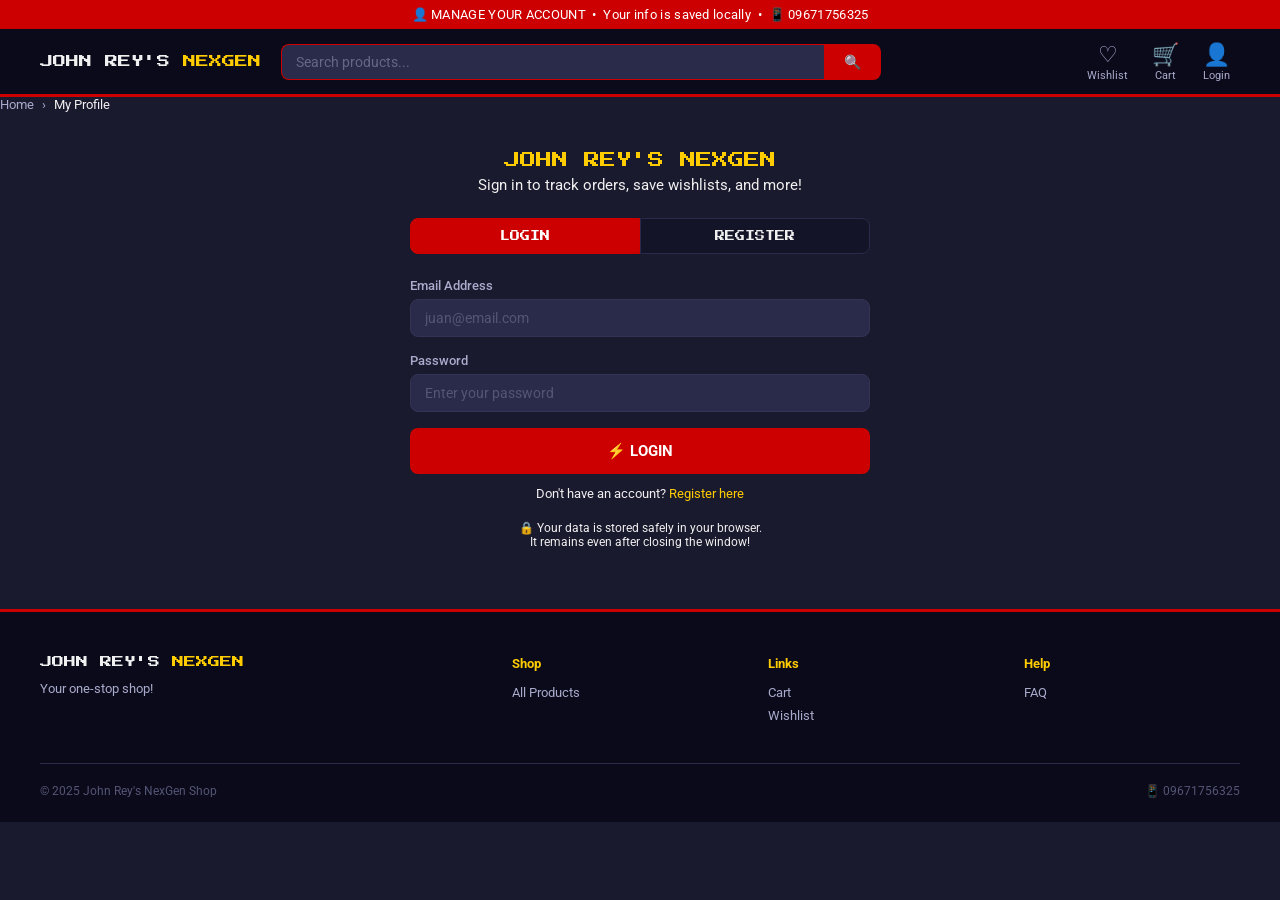
<file: profile.html>
<!DOCTYPE html>
<html lang="en">
<head>
  <meta charset="UTF-8"/>
  <meta name="viewport" content="width=device-width, initial-scale=1.0"/>
  <title>My Profile — John Rey's NexGen Shop</title>
  <link rel="stylesheet" href="style.css"/>
  <style>
    .auth-card { max-width: 460px; margin: 40px auto; }
    .auth-tabs { display: flex; margin-bottom: 24px; }
    .auth-tab {
      flex: 1; padding: 12px; text-align: center;
      font-family: 'Press Start 2P', sans-serif; font-size: 10px;
      background: var(--dark2); color: var(--text-dim); cursor: pointer;
      border: 1px solid var(--dark4); transition: all 0.2s;
    }
    .auth-tab:first-child { border-radius: var(--radius) 0 0 var(--radius); }
    .auth-tab:last-child { border-radius: 0 var(--radius) var(--radius) 0; }
    .auth-tab.active { background: var(--red); border-color: var(--red); color: white; }
    .auth-form { display: none; }
    .auth-form.active { display: block; }
    .profile-layout { display: flex; gap: 24px; align-items: flex-start; }
    .profile-sidebar { width: 240px; flex-shrink: 0; }
    .profile-main { flex: 1; }
    .profile-avatar {
      width: 80px; height: 80px; border-radius: 50%;
      background: var(--red); display: flex; align-items: center;
      justify-content: center; font-family: 'Press Start 2P', sans-serif;
      font-size: 28px; color: white; margin-bottom: 12px;
    }
    .profile-name { font-size: 18px; font-weight: bold; margin-bottom: 4px; }
    .profile-email { font-size: 13px; color: var(--text-dim); margin-bottom: 16px; }
    .profile-menu { list-style: none; }
    .profile-menu li a {
      display: flex; align-items: center; gap: 10px;
      padding: 12px 16px; font-size: 14px;
      color: var(--text-dim); border-radius: var(--radius);
      transition: all 0.2s;
    }
    .profile-menu li a:hover, .profile-menu li a.active { background: var(--dark2); color: var(--gold); }
    .profile-section { display: none; }
    .profile-section.active { display: block; }
    .order-card {
      background: var(--dark2); border: 1px solid var(--dark4);
      border-radius: 10px; padding: 16px; margin-bottom: 12px;
    }
    .order-header { display: flex; justify-content: space-between; margin-bottom: 10px; flex-wrap: wrap; gap: 8px; }
    .order-id { font-family: 'Press Start 2P', sans-serif; font-size: 10px; color: var(--gold); }
    .order-status { font-size: 12px; font-weight: bold; padding: 3px 10px; border-radius: 20px; }
    .status-placed { background: rgba(34,102,204,0.2); color: #6699ff; border: 1px solid #6699ff; }
    .order-date { font-size: 12px; color: var(--text-dim); }
    .order-total { font-size: 16px; font-weight: bold; color: var(--red); }
    .order-items-preview { display: flex; gap: 8px; margin-bottom: 8px; flex-wrap: wrap; }
    .order-item-chip {
      font-size: 11px; color: var(--text-dim);
      background: var(--dark); border-radius: 4px;
      padding: 3px 8px;
    }
    .success-msg { background: rgba(34,204,102,0.1); border: 1px solid #22cc66; color: #22cc66; padding: 10px 16px; border-radius: var(--radius); margin-bottom: 12px; font-size: 13px; }
    .error-msg { background: rgba(204,0,0,0.1); border: 1px solid var(--red); color: var(--red); padding: 10px 16px; border-radius: var(--radius); margin-bottom: 12px; font-size: 13px; }
  </style>
</head>
<body>

<div class="announce-bar">👤 MANAGE YOUR ACCOUNT &nbsp;•&nbsp; Your info is saved locally &nbsp;•&nbsp; 📱 09671756325</div>

<nav class="navbar">
  <a href="index.html" class="nav-logo">JOHN REY'S <span>NEXGEN</span></a>
  <div class="nav-search">
    <input type="text" placeholder="Search products..." onkeydown="if(event.key==='Enter'){location.href='products.html?q='+encodeURIComponent(this.value)}"/>
    <button>🔍</button>
  </div>
  <div class="nav-icons">
    <a href="wishlist.html" class="nav-icon"><span class="icon">♡</span><span>Wishlist</span></a>
    <a href="cart.html" class="nav-icon"><span class="icon">🛒</span><div id="cart-badge"></div><span>Cart</span></a>
    <a href="profile.html" class="nav-icon"><span class="icon">👤</span><span id="nav-user-label">Login</span></a>
  </div>
</nav>

<div class="page-wrapper">
  <div class="breadcrumb"><a href="index.html">Home</a> › <span>My Profile</span></div>
  <div id="pageContent"></div>
</div>

<footer class="footer">
  <div class="footer-grid">
    <div class="footer-brand"><div class="footer-logo">JOHN REY'S <span>NEXGEN</span></div><p>Your one-stop shop!</p></div>
    <div class="footer-col"><h4>Shop</h4><a href="products.html">All Products</a></div>
    <div class="footer-col"><h4>Links</h4><a href="cart.html">Cart</a><a href="wishlist.html">Wishlist</a></div>
    <div class="footer-col"><h4>Help</h4><a href="#">FAQ</a></div>
  </div>
  <div class="footer-bottom"><span>© 2025 John Rey's NexGen Shop</span><span>📱 09671756325</span></div>
</footer>

<script src="store.js"></script>
<script>
  function renderAuth() {
    document.getElementById("pageContent").innerHTML = `
      <div class="auth-card">
        <div style="text-align:center;margin-bottom:24px">
          <div style="font-family:'Press Start 2P',sans-serif;font-size:16px;color:var(--gold)">JOHN REY'S NEXGEN</div>
          <p style="color:var(--text-dim);margin-top:8px">Sign in to track orders, save wishlists, and more!</p>
        </div>
        <div class="auth-tabs">
          <div class="auth-tab active" onclick="switchTab('login')">LOGIN</div>
          <div class="auth-tab" onclick="switchTab('register')">REGISTER</div>
        </div>

        <!-- LOGIN -->
        <div class="auth-form active" id="loginForm">
          <div id="loginMsg"></div>
          <div class="form-group"><label>Email Address</label><input class="form-control" id="loginEmail" type="email" placeholder="juan@email.com"/></div>
          <div class="form-group"><label>Password</label><input class="form-control" id="loginPass" type="password" placeholder="Enter your password" onkeydown="if(event.key==='Enter')doLogin()"/></div>
          <button class="btn-primary w-full" style="padding:14px;font-size:15px;margin-bottom:12px" onclick="doLogin()">⚡ LOGIN</button>
          <p style="text-align:center;font-size:13px;color:var(--text-dim)">Don't have an account? <a href="#" onclick="switchTab('register')" style="color:var(--gold)">Register here</a></p>
        </div>

        <!-- REGISTER -->
        <div class="auth-form" id="registerForm">
          <div id="registerMsg"></div>
          <div class="form-group"><label>Full Name *</label><input class="form-control" id="regName" placeholder="Juan Dela Cruz"/></div>
          <div class="form-group"><label>Email Address *</label><input class="form-control" id="regEmail" type="email" placeholder="juan@email.com"/></div>
          <div class="form-group"><label>Password *</label><input class="form-control" id="regPass" type="password" placeholder="At least 6 characters"/></div>
          <div class="form-group"><label>Confirm Password *</label><input class="form-control" id="regPass2" type="password" placeholder="Repeat your password" onkeydown="if(event.key==='Enter')doRegister()"/></div>
          <button class="btn-primary w-full" style="padding:14px;font-size:15px;margin-bottom:12px" onclick="doRegister()">✅ CREATE ACCOUNT</button>
          <p style="text-align:center;font-size:13px;color:var(--text-dim)">Already have an account? <a href="#" onclick="switchTab('login')" style="color:var(--gold)">Login here</a></p>
        </div>

        <div style="text-align:center;margin-top:20px;font-size:12px;color:var(--text-dim)">
          🔒 Your data is stored safely in your browser.<br>It remains even after closing the window!
        </div>
      </div>`;
  }

  function renderProfile(user) {
    const hash = location.hash;
    document.getElementById("nav-user-label").textContent = user.name.split(" ")[0];
    const orders = Store.getOrders();
    document.getElementById("pageContent").innerHTML = `
      <div class="profile-layout">
        <div class="profile-sidebar">
          <div class="panel" style="margin-bottom:16px;text-align:center">
            <div class="profile-avatar" style="margin:0 auto 12px">${user.avatar}</div>
            <div class="profile-name">${user.name}</div>
            <div class="profile-email">${user.email}</div>
            <div style="font-size:12px;color:var(--text-dim)">Member since ${user.joined}</div>
          </div>
          <div class="panel">
            <ul class="profile-menu">
              <li><a href="#info" class="profile-nav ${!hash||hash==='#info'?'active':''}" onclick="showSec('info',this)">📋 My Information</a></li>
              <li><a href="#orders" class="profile-nav ${hash==='#orders'?'active':''}" onclick="showSec('orders',this)">📦 My Orders (${orders.length})</a></li>
              <li><a href="#address" class="profile-nav ${hash==='#address'?'active':''}" onclick="showSec('address',this)">🏠 My Address</a></li>
              <li><a href="#security" class="profile-nav ${hash==='#security'?'active':''}" onclick="showSec('security',this)">🔒 Security</a></li>
              <li><a href="wishlist.html">♡ My Wishlist</a></li>
              <li><a href="#" onclick="doLogout()" style="color:var(--red)!important">🚪 Logout</a></li>
            </ul>
          </div>
        </div>

        <div class="profile-main">

          <!-- INFO -->
          <div class="profile-section ${!hash||hash==='#info'?'active':''}" id="sec-info">
            <div class="panel">
              <div class="panel-title">📋 MY INFORMATION</div>
              <div id="infoMsg"></div>
              <div class="form-group"><label>Full Name</label><input class="form-control" id="p-name" value="${user.name}"/></div>
              <div class="form-group"><label>Email</label><input class="form-control" id="p-email" value="${user.email}" type="email"/></div>
              <div class="form-group"><label>Phone Number</label><input class="form-control" id="p-phone" value="${user.phone||''}" placeholder="09XX XXX XXXX"/></div>
              <button class="btn-primary" onclick="saveInfo()">💾 Save Changes</button>
            </div>
          </div>

          <!-- ORDERS -->
          <div class="profile-section ${hash==='#orders'?'active':''}" id="sec-orders">
            <div class="panel-title" style="font-family:'Press Start 2P',sans-serif;font-size:11px;color:var(--gold);margin-bottom:16px">📦 MY ORDERS</div>
            ${orders.length === 0
              ? `<div class="empty-state"><div class="empty-icon">📦</div><h3>NO ORDERS YET</h3><p>You haven't placed any orders yet.</p><button class="btn-primary" onclick="location.href='products.html'">Start Shopping</button></div>`
              : orders.map(o => `
                <div class="order-card">
                  <div class="order-header">
                    <div>
                      <div class="order-id">${o.id}</div>
                      <div class="order-date">${o.date} ${o.time}</div>
                    </div>
                    <div style="text-align:right">
                      <span class="order-status status-placed">${o.status}</span><br>
                      <span class="order-total">${formatPrice(o.total)}</span>
                    </div>
                  </div>
                  <div class="order-items-preview">
                    ${o.items.slice(0,4).map(i => `<span class="order-item-chip">${i.name} ×${i.qty}</span>`).join("")}
                    ${o.items.length > 4 ? `<span class="order-item-chip">+${o.items.length-4} more</span>` : ""}
                  </div>
                  <div style="font-size:12px;color:var(--text-dim)">
                    📍 ${o.city}, ${o.region} &nbsp;•&nbsp; 💳 ${o.payment?.toUpperCase()} &nbsp;•&nbsp; 🚚 ${o.shipping===0?"Free Shipping":formatPrice(o.shipping)+" shipping"}
                  </div>
                </div>`).join("")}
          </div>

          <!-- ADDRESS -->
          <div class="profile-section ${hash==='#address'?'active':''}" id="sec-address">
            <div class="panel">
              <div class="panel-title">🏠 MY ADDRESS</div>
              <div id="addrMsg"></div>
              <div class="form-group"><label>Phone Number</label><input class="form-control" id="a-phone" value="${user.phone||''}" placeholder="09XX XXX XXXX"/></div>
              <div class="form-group"><label>Complete Address</label><textarea class="form-control" id="a-addr" rows="3" placeholder="House No., Street, Barangay, City, Province...">${user.address||''}</textarea></div>
              <button class="btn-primary" onclick="saveAddress()">💾 Save Address</button>
            </div>
          </div>

          <!-- SECURITY -->
          <div class="profile-section ${hash==='#security'?'active':''}" id="sec-security">
            <div class="panel">
              <div class="panel-title">🔒 CHANGE PASSWORD</div>
              <div id="secMsg"></div>
              <div class="form-group"><label>Current Password</label><input class="form-control" id="s-old" type="password" placeholder="Current password"/></div>
              <div class="form-group"><label>New Password</label><input class="form-control" id="s-new" type="password" placeholder="New password (min 6 chars)"/></div>
              <div class="form-group"><label>Confirm New Password</label><input class="form-control" id="s-new2" type="password" placeholder="Repeat new password"/></div>
              <button class="btn-primary" onclick="changePass()">🔒 Change Password</button>
            </div>
          </div>

        </div>
      </div>`;

    // Activate correct section based on hash
    if (hash) showSec(hash.replace("#",""), document.querySelector(`.profile-nav[href="${hash}"]`));
  }

  function switchTab(tab) {
    document.querySelectorAll(".auth-tab").forEach((t,i) => t.classList.toggle("active", (tab==="login"&&i===0)||(tab==="register"&&i===1)));
    document.getElementById("loginForm").classList.toggle("active", tab==="login");
    document.getElementById("registerForm").classList.toggle("active", tab==="register");
  }

  function showSec(id, el) {
    document.querySelectorAll(".profile-section").forEach(s => s.classList.remove("active"));
    document.querySelectorAll(".profile-nav").forEach(a => a.classList.remove("active"));
    const sec = document.getElementById("sec-"+id);
    if (sec) sec.classList.add("active");
    if (el) el.classList.add("active");
  }

  function doLogin() {
    const email = document.getElementById("loginEmail").value.trim();
    const pass = document.getElementById("loginPass").value;
    const msg = document.getElementById("loginMsg");
    if (!email||!pass) { msg.innerHTML='<div class="error-msg">Please fill all fields.</div>'; return; }
    const res = Auth.login(email, pass);
    if (res.ok) { showToast("Welcome back, "+res.user.name.split(" ")[0]+"!"); renderProfile(res.user); }
    else { msg.innerHTML=`<div class="error-msg">${res.msg}</div>`; }
  }

  function doRegister() {
    const name = document.getElementById("regName").value.trim();
    const email = document.getElementById("regEmail").value.trim();
    const pass = document.getElementById("regPass").value;
    const pass2 = document.getElementById("regPass2").value;
    const msg = document.getElementById("registerMsg");
    if (!name||!email||!pass||!pass2) { msg.innerHTML='<div class="error-msg">Please fill all fields.</div>'; return; }
    if (pass.length < 6) { msg.innerHTML='<div class="error-msg">Password must be at least 6 characters.</div>'; return; }
    if (pass !== pass2) { msg.innerHTML='<div class="error-msg">Passwords do not match.</div>'; return; }
    const res = Auth.register(name, email, pass);
    if (res.ok) { showToast("Account created! Welcome, "+name.split(" ")[0]+"!"); renderProfile(res.user); }
    else { msg.innerHTML=`<div class="error-msg">${res.msg}</div>`; }
  }

  function doLogout() {
    Auth.logout();
    showToast("Logged out successfully.");
    setTimeout(() => renderAuth(), 500);
  }

  function saveInfo() {
    const name = document.getElementById("p-name").value.trim();
    const email = document.getElementById("p-email").value.trim();
    const phone = document.getElementById("p-phone").value.trim();
    const msg = document.getElementById("infoMsg");
    if (!name||!email) { msg.innerHTML='<div class="error-msg">Name and email are required.</div>'; return; }
    Auth.updateProfile({ name, email, phone, avatar: name[0].toUpperCase() });
    msg.innerHTML='<div class="success-msg">✅ Profile updated!</div>';
    document.getElementById("nav-user-label").textContent = name.split(" ")[0];
  }

  function saveAddress() {
    const address = document.getElementById("a-addr").value.trim();
    const phone = document.getElementById("a-phone").value.trim();
    Auth.updateProfile({ address, phone });
    document.getElementById("addrMsg").innerHTML='<div class="success-msg">✅ Address saved!</div>';
  }

  function changePass() {
    const user = Auth.getUser();
    const old = document.getElementById("s-old").value;
    const newP = document.getElementById("s-new").value;
    const newP2 = document.getElementById("s-new2").value;
    const msg = document.getElementById("secMsg");
    if (old !== user.password) { msg.innerHTML='<div class="error-msg">Current password is incorrect.</div>'; return; }
    if (newP.length < 6) { msg.innerHTML='<div class="error-msg">New password must be at least 6 characters.</div>'; return; }
    if (newP !== newP2) { msg.innerHTML='<div class="error-msg">Passwords do not match.</div>'; return; }
    Auth.updateProfile({ password: newP });
    msg.innerHTML='<div class="success-msg">✅ Password changed!</div>';
    ["s-old","s-new","s-new2"].forEach(id => document.getElementById(id).value="");
  }

  // Init
  const user = Auth.getUser();
  if (user) renderProfile(user);
  else renderAuth();
</script>
</body>
</html>
</file>
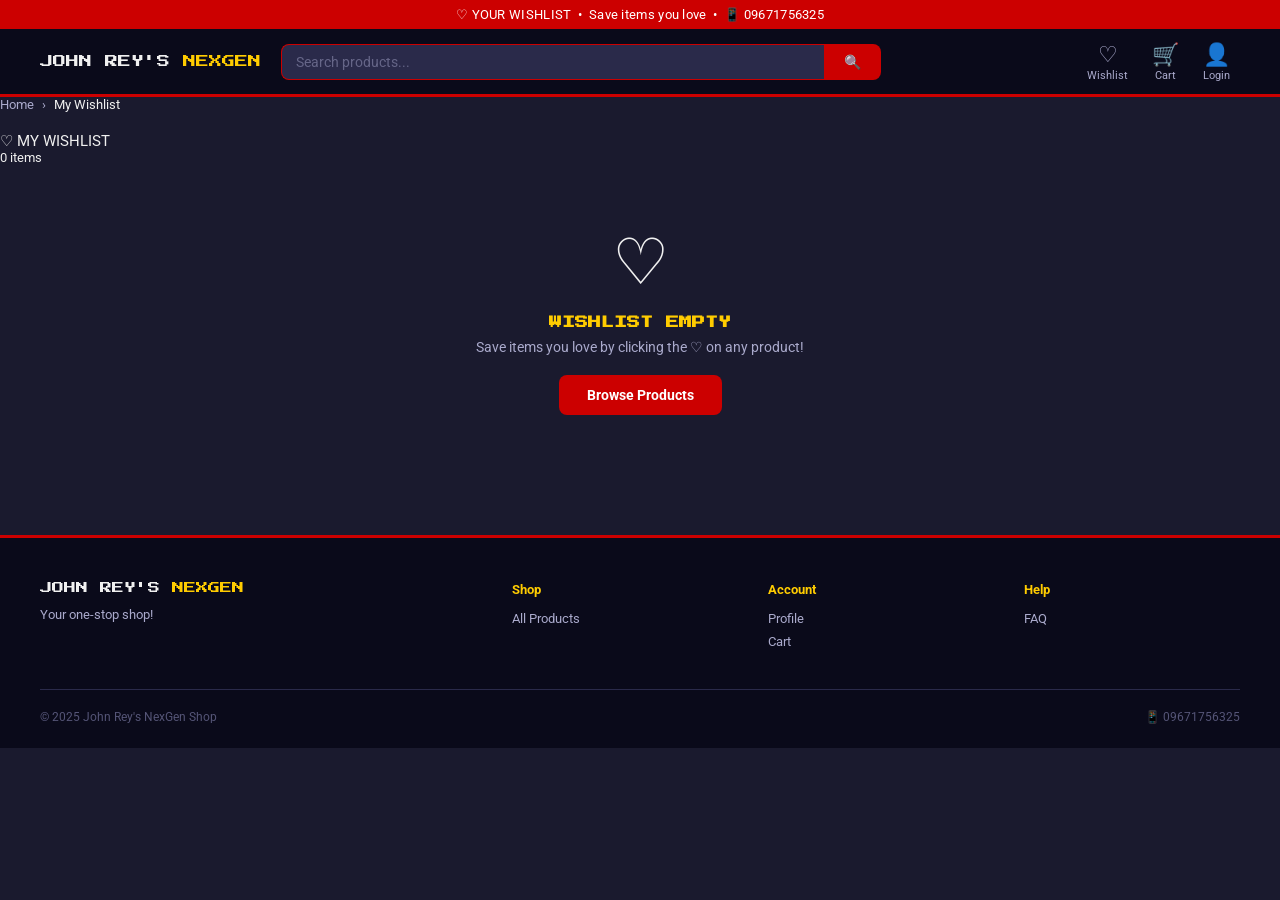
<file: wishlist.html>
<!DOCTYPE html>
<html lang="en">
<head>
  <meta charset="UTF-8"/>
  <meta name="viewport" content="width=device-width, initial-scale=1.0"/>
  <title>Wishlist — John Rey's NexGen Shop</title>
  <link rel="stylesheet" href="style.css"/>
</head>
<body>

<div class="announce-bar">♡ YOUR WISHLIST &nbsp;•&nbsp; Save items you love &nbsp;•&nbsp; 📱 09671756325</div>

<nav class="navbar">
  <a href="index.html" class="nav-logo">JOHN REY'S <span>NEXGEN</span></a>
  <div class="nav-search">
    <input type="text" placeholder="Search products..." onkeydown="if(event.key==='Enter'){location.href='products.html?q='+encodeURIComponent(this.value)}"/>
    <button>🔍</button>
  </div>
  <div class="nav-icons">
    <a href="wishlist.html" class="nav-icon"><span class="icon">♡</span><span>Wishlist</span></a>
    <a href="cart.html" class="nav-icon"><span class="icon">🛒</span><div id="cart-badge"></div><span>Cart</span></a>
    <a href="profile.html" class="nav-icon"><span class="icon">👤</span><span id="nav-user-label">Login</span></a>
  </div>
</nav>

<div class="page-wrapper">
  <div class="breadcrumb"><a href="index.html">Home</a> › <span>My Wishlist</span></div>
  <div class="section-header">
    <div class="section-title">♡ MY WISHLIST</div>
    <div id="wishCount" style="font-size:13px;color:var(--text-dim)"></div>
  </div>
  <div class="products-grid" id="wishGrid"></div>
</div>

<footer class="footer">
  <div class="footer-grid">
    <div class="footer-brand"><div class="footer-logo">JOHN REY'S <span>NEXGEN</span></div><p>Your one-stop shop!</p></div>
    <div class="footer-col"><h4>Shop</h4><a href="products.html">All Products</a></div>
    <div class="footer-col"><h4>Account</h4><a href="profile.html">Profile</a><a href="cart.html">Cart</a></div>
    <div class="footer-col"><h4>Help</h4><a href="#">FAQ</a></div>
  </div>
  <div class="footer-bottom"><span>© 2025 John Rey's NexGen Shop</span><span>📱 09671756325</span></div>
</footer>

<script src="store.js"></script>
<script>
  const navUser = Auth.getUser();
  if (navUser) document.getElementById("nav-user-label").textContent = navUser.name.split(" ")[0];

  function renderWishlist() {
    const wl = Store.getWishlist();
    const el = document.getElementById("wishGrid");
    const count = document.getElementById("wishCount");
    if (!wl.length) {
      el.innerHTML = `<div class="empty-state" style="grid-column:1/-1"><div class="empty-icon">♡</div><h3>WISHLIST EMPTY</h3><p>Save items you love by clicking the ♡ on any product!</p><button class="btn-primary" onclick="location.href='products.html'">Browse Products</button></div>`;
      if (count) count.textContent = "0 items";
      return;
    }
    const products = wl.map(id => Store.getProduct(id)).filter(Boolean);
    if (count) count.textContent = `${products.length} item${products.length!==1?"s":""}`;
    el.innerHTML = products.map(p => buildProductCard(p)).join("");
  }

  renderWishlist();
</script>
</body>
</html>
</file>
<file: style.css>
/* ============================================================
   style.css — Global Styles | PC-first + Mobile responsive
   John Rey's NexGen Shop — Red/Blue Classic Theme
============================================================ */
@import url('https://fonts.googleapis.com/css2?family=Press+Start+2P&family=Roboto:wght@400;500;700&display=swap');

:root {
  --red:      #cc0000;
  --red-dark: #aa0000;
  --gold:     #ffcc00;
  --dark:     #0a0a1a;
  --dark2:    #141428;
  --dark3:    #1a1a2e;
  --dark4:    #2a2a4a;
  --text:     #f0f0f0;
  --dim:      #aaaacc;
  --green:    #22aa44;
  --radius:   8px;
}

/* ── RESET ── */
*, *::before, *::after { margin:0; padding:0; box-sizing:border-box; }
html { scroll-behavior:smooth; }
body {
  font-family:'Roboto',sans-serif;
  background:var(--dark3);
  color:var(--text);
  min-height:100vh;
  font-size:15px;
}
a { color:inherit; text-decoration:none; }
button { cursor:pointer; font-family:'Roboto',sans-serif; }
input,select,textarea { font-family:'Roboto',sans-serif; }
img { display:block; max-width:100%; }

/* ── SCROLLBAR ── */
::-webkit-scrollbar { width:7px; }
::-webkit-scrollbar-track { background:var(--dark); }
::-webkit-scrollbar-thumb { background:var(--red); border-radius:4px; }

/* ══════════════════════════════
   LAYOUT WRAPPER
══════════════════════════════ */
.page-wrap {
  max-width:1400px;
  margin:0 auto;
  padding:28px 40px;
}
@media(max-width:768px){ .page-wrap{ padding:16px; } }

/* ══════════════════════════════
   ANNOUNCE BAR
══════════════════════════════ */
.announce-bar {
  background:var(--red);
  color:#fff;
  text-align:center;
  padding:7px 20px;
  font-size:13px;
  letter-spacing:.3px;
}

/* ══════════════════════════════
   NAVBAR
══════════════════════════════ */
.navbar {
  background:var(--dark);
  border-bottom:3px solid var(--red);
  padding:0 40px;
  display:flex;
  align-items:center;
  gap:20px;
  height:68px;
  position:sticky;
  top:0;
  z-index:900;
}
.nav-logo {
  font-family:'Press Start 2P',sans-serif;
  font-size:13px;
  color:var(--text);
  white-space:nowrap;
  flex-shrink:0;
  line-height:1.5;
}
.nav-logo span { color:var(--gold); }

/* search */
.nav-search { display:flex; flex:1; max-width:600px; }
.nav-search input {
  flex:1;
  background:var(--dark4);
  border:1.5px solid var(--red);
  border-right:none;
  color:var(--text);
  padding:9px 14px;
  font-size:14px;
  border-radius:var(--radius) 0 0 var(--radius);
  outline:none;
  min-width:0;
}
.nav-search input:focus { border-color:var(--gold); }
.nav-search input::placeholder { color:#666688; }
.nav-search button {
  background:var(--red);
  border:none; color:#fff;
  padding:9px 20px;
  font-size:14px;
  border-radius:0 var(--radius) var(--radius) 0;
  white-space:nowrap;
}
.nav-search button:hover { background:var(--red-dark); }

/* icons */
.nav-icons { display:flex; align-items:center; gap:4px; margin-left:auto; flex-shrink:0; }
.nav-icon {
  position:relative;
  display:flex; flex-direction:column; align-items:center;
  gap:2px; padding:6px 10px;
  border-radius:var(--radius);
  font-size:11px; color:var(--dim);
  text-decoration:none;
  transition:color .2s;
  white-space:nowrap;
}
.nav-icon .icon { font-size:22px; }
.nav-icon:hover { color:var(--gold); background:var(--dark2); }
#cart-badge {
  position:absolute; top:2px; right:2px;
  background:var(--gold); color:#000;
  font-size:10px; font-weight:bold;
  width:18px; height:18px; border-radius:50%;
  display:none; align-items:center; justify-content:center;
}

/* ── CATEGORY NAV ── */
.cat-nav {
  background:var(--dark2);
  border-bottom:1px solid var(--dark4);
  padding:0 40px;
  display:flex; gap:0;
  overflow-x:auto;
  scrollbar-width:none;
}
.cat-nav::-webkit-scrollbar { display:none; }
.cat-link {
  display:flex; align-items:center; gap:6px;
  padding:10px 14px;
  font-size:13px; color:var(--dim);
  white-space:nowrap;
  border-bottom:2px solid transparent;
  transition:all .2s;
  text-decoration:none;
}
.cat-link:hover,.cat-link.active { color:var(--gold); border-bottom-color:var(--red); }

/* ══════════════════════════════
   HERO
══════════════════════════════ */
.hero {
  position:relative;
  height:480px;
  overflow:hidden;
  background:var(--dark);
  display:flex; align-items:center; justify-content:center;
  text-align:center;
}
.hero video {
  position:absolute; inset:0;
  width:100%; height:100%;
  object-fit:cover; opacity:.9;
}
.hero-overlay {
  position:absolute; inset:0;
  background:linear-gradient(to bottom,rgba(10,10,26,.4),rgba(10,10,26,.8));
}
.hero-content { position:relative; z-index:10; padding:20px; }
.hero-badge {
  display:inline-block;
  background:var(--red); color:#fff;
  font-size:11px; font-weight:bold;
  padding:5px 18px; border-radius:20px;
  letter-spacing:2px; margin-bottom:18px;
}
.hero-content h1 {
  font-family:'Press Start 2P',sans-serif;
  font-size:38px; color:#fff;
  line-height:1.4; margin-bottom:16px;
}
.hero-content h1 span { color:var(--gold); }
.hero-content p { font-size:16px; color:var(--dim); margin-bottom:26px; }
.hero-btns { display:flex; gap:14px; justify-content:center; flex-wrap:wrap; }

/* promo strip */
.promo-strip {
  background:var(--dark2);
  border-top:1px solid var(--dark4);
  border-bottom:1px solid var(--dark4);
  display:flex; justify-content:center;
  gap:40px; padding:16px 40px;
  flex-wrap:wrap;
}
.promo-item { display:flex; align-items:center; gap:10px; font-size:13px; color:var(--dim); }
.promo-item .icon { font-size:22px; }
.promo-item strong { color:var(--text); }

/* ══════════════════════════════
   SECTION HEADER
══════════════════════════════ */
.sec-header {
  display:flex; align-items:center;
  justify-content:space-between;
  margin-bottom:18px;
}
.sec-title {
  font-family:'Press Start 2P',sans-serif;
  font-size:13px; color:var(--gold); letter-spacing:1px;
}
.sec-link { font-size:13px; color:var(--red); }
.sec-link:hover { color:var(--gold); }

/* ══════════════════════════════
   CATEGORY CARDS ROW
══════════════════════════════ */
.cats-row {
  display:flex; gap:10px;
  overflow-x:auto; padding:4px 0 10px;
  scrollbar-width:none;
}
.cats-row::-webkit-scrollbar { display:none; }
.cat-card {
  display:flex; flex-direction:column;
  align-items:center; gap:6px;
  background:var(--dark2);
  border:1px solid var(--dark4);
  border-radius:10px;
  padding:16px 20px; min-width:100px;
  cursor:pointer; transition:all .2s;
  text-decoration:none;
}
.cat-card:hover,.cat-card.active { border-color:var(--red); background:var(--dark); }
.cat-card .cc-icon { font-size:28px; }
.cat-card .cc-name { font-size:11px; color:var(--dim); text-align:center; white-space:nowrap; }
.cat-card:hover .cc-name,.cat-card.active .cc-name { color:var(--gold); }

/* ══════════════════════════════
   PRODUCT GRID
══════════════════════════════ */
.products-grid {
  display:grid;
  grid-template-columns:repeat(auto-fill,minmax(210px,1fr));
  gap:18px;
}
@media(max-width:600px){
  .products-grid { grid-template-columns:repeat(2,1fr); gap:10px; }
}

/* ── PRODUCT CARD ── */
.product-card {
  background:var(--dark2);
  border:1px solid var(--dark4);
  border-radius:10px;
  overflow:hidden; position:relative;
  transition:border-color .2s, transform .2s;
}
.product-card:hover { border-color:var(--red); transform:translateY(-3px); }

.card-img-link { display:block; }
.card-img {
  position:relative; height:190px;
  background:var(--dark);
  display:flex; align-items:center; justify-content:center;
  overflow:hidden;
}
.card-img img { max-width:100%; max-height:100%; object-fit:contain; }
.card-img-placeholder {
  width:100%; height:100%;
  display:flex; align-items:center; justify-content:center;
  font-size:72px;
}
.card-badge {
  position:absolute; top:8px; left:8px;
  background:var(--red); color:#fff;
  font-size:10px; font-weight:bold;
  padding:3px 8px; border-radius:4px;
}
.card-disc {
  position:absolute; top:8px; right:8px;
  background:var(--gold); color:#000;
  font-size:10px; font-weight:bold;
  padding:3px 8px; border-radius:4px;
}
.wish-btn {
  position:absolute; top:150px; right:10px;
  background:rgba(0,0,0,.55);
  border:none; color:#fff;
  width:32px; height:32px; border-radius:50%;
  font-size:16px; display:flex;
  align-items:center; justify-content:center;
  transition:all .2s; z-index:2;
}
.wish-btn:hover,.wish-btn.active { background:var(--red); }
.card-body { padding:12px; }
.card-name {
  font-size:13px; font-weight:600; color:var(--text);
  display:-webkit-box; -webkit-line-clamp:2; -webkit-box-orient:vertical;
  overflow:hidden; margin-bottom:5px;
}
.card-name:hover { color:var(--gold); }
.card-rating { font-size:11px; color:var(--gold); margin-bottom:7px; }
.card-rating span { color:var(--dim); }
.card-price { margin-bottom:9px; }
.price-now { font-size:17px; font-weight:bold; color:var(--red); }
.price-old { font-size:12px; color:var(--dim); text-decoration:line-through; margin-left:6px; }
.btn-addcart {
  width:100%; background:var(--red);
  border:none; color:#fff;
  padding:9px; font-size:12px; font-weight:bold;
  border-radius:var(--radius);
}
.btn-addcart:hover { background:var(--red-dark); }

/* ══════════════════════════════
   BUTTONS
══════════════════════════════ */
.btn-primary {
  background:var(--red); border:none; color:#fff;
  padding:12px 28px; font-size:14px; font-weight:bold;
  border-radius:var(--radius); cursor:pointer;
}
.btn-primary:hover { background:var(--red-dark); }
.btn-secondary {
  background:transparent; border:2px solid var(--gold);
  color:var(--gold); padding:10px 24px;
  font-size:14px; font-weight:bold;
  border-radius:var(--radius); cursor:pointer;
}
.btn-secondary:hover { background:var(--gold); color:#000; }
.btn-outline {
  background:transparent; border:1px solid var(--dark4);
  color:var(--dim); padding:9px 16px;
  font-size:13px; border-radius:var(--radius); cursor:pointer;
}
.btn-outline:hover { border-color:var(--red); color:var(--text); }

/* ══════════════════════════════
   FORM ELEMENTS
══════════════════════════════ */
.form-group { margin-bottom:16px; }
.form-group label { display:block; font-size:13px; color:var(--dim); margin-bottom:6px; font-weight:500; }
.form-control {
  width:100%; background:var(--dark4);
  border:1px solid #333355; color:var(--text);
  padding:10px 14px; font-size:14px;
  border-radius:var(--radius); outline:none;
  transition:border-color .2s;
}
.form-control:focus { border-color:var(--red); }
.form-control::placeholder { color:#555577; }
.form-row { display:flex; gap:14px; }
.form-row .form-group { flex:1; min-width:0; }
@media(max-width:600px){ .form-row { flex-direction:column; gap:0; } }

/* ══════════════════════════════
   PANEL / CARD
══════════════════════════════ */
.panel {
  background:var(--dark2);
  border:1px solid var(--dark4);
  border-radius:10px; padding:24px;
}
.panel-title {
  font-family:'Press Start 2P',sans-serif;
  font-size:11px; color:var(--gold);
  letter-spacing:1px; margin-bottom:18px;
  padding-bottom:12px;
  border-bottom:1px solid var(--dark4);
}
.divider { border:none; border-top:1px solid var(--dark4); margin:20px 0; }

/* ══════════════════════════════
   BREADCRUMB
══════════════════════════════ */
.breadcrumb {
  display:flex; align-items:center; gap:8px;
  font-size:13px; color:var(--dim); margin-bottom:20px;
  flex-wrap:wrap;
}
.breadcrumb a:hover { color:var(--gold); }
.breadcrumb span { color:var(--text); }

/* ══════════════════════════════
   TOAST
══════════════════════════════ */
.toast {
  position:fixed; bottom:30px; left:50%;
  transform:translateX(-50%) translateY(80px);
  background:var(--dark2); border:1px solid var(--green);
  color:#fff; padding:12px 24px;
  border-radius:30px; font-size:14px;
  z-index:9999; transition:transform .3s;
  white-space:nowrap; pointer-events:none;
}
.toast.show { transform:translateX(-50%) translateY(0); }
.toast.toast-error { border-color:var(--red); }

/* ══════════════════════════════
   EMPTY STATE
══════════════════════════════ */
.empty-state { text-align:center; padding:60px 20px; }
.empty-state .empty-icon { font-size:64px; margin-bottom:16px; }
.empty-state h3 { font-family:'Press Start 2P',sans-serif; font-size:13px; color:var(--gold); margin-bottom:10px; }
.empty-state p { font-size:14px; color:var(--dim); margin-bottom:20px; }

/* ══════════════════════════════
   FLASH BANNER / TIMER
══════════════════════════════ */
.flash-banner {
  background:linear-gradient(135deg,var(--red),#880000);
  border:1px solid var(--gold); border-radius:10px;
  padding:22px 28px; display:flex;
  align-items:center; justify-content:space-between;
  flex-wrap:wrap; gap:16px; margin-bottom:30px;
}
.flash-left h2 { font-family:'Press Start 2P',sans-serif; font-size:14px; color:var(--gold); margin-bottom:6px; }
.flash-left p { font-size:13px; color:rgba(255,255,255,.8); }
.flash-timer { display:flex; gap:8px; align-items:center; }
.timer-block {
  background:rgba(0,0,0,.4); border-radius:6px;
  padding:10px 14px; text-align:center; min-width:56px;
}
.timer-block .tnum { font-family:'Press Start 2P',sans-serif; font-size:20px; color:var(--gold); display:block; }
.timer-block .tlbl { font-size:10px; color:rgba(255,255,255,.6); }
.timer-sep { font-size:24px; color:var(--gold); font-weight:bold; }

/* ══════════════════════════════
   FOOTER
══════════════════════════════ */
.footer { background:var(--dark); border-top:3px solid var(--red); padding:44px 40px 24px; margin-top:60px; }
.footer-grid {
  display:grid;
  grid-template-columns:2fr 1fr 1fr 1fr;
  gap:40px; margin-bottom:32px;
}
.footer-logo { font-family:'Press Start 2P',sans-serif; font-size:12px; color:var(--text); margin-bottom:10px; }
.footer-logo span { color:var(--gold); }
.footer-brand p { font-size:13px; color:var(--dim); line-height:1.7; }
.footer-col h4 { font-size:13px; color:var(--gold); margin-bottom:14px; }
.footer-col a { display:block; font-size:13px; color:var(--dim); margin-bottom:8px; }
.footer-col a:hover { color:var(--text); }
.footer-bottom {
  border-top:1px solid var(--dark4); padding-top:20px;
  display:flex; align-items:center; justify-content:space-between;
  font-size:12px; color:#555577; flex-wrap:wrap; gap:10px;
}
@media(max-width:900px){
  .footer-grid { grid-template-columns:1fr 1fr; gap:24px; }
}
@media(max-width:600px){
  .footer-grid { grid-template-columns:1fr; }
  .footer { padding:28px 16px 16px; }
}

/* ══════════════════════════════
   UTILITY
══════════════════════════════ */
.w-full { width:100%; }
.mt-8  { margin-top:8px; }
.mt-12 { margin-top:12px; }
.mt-16 { margin-top:16px; }
.mt-20 { margin-top:20px; }
.mb-8  { margin-bottom:8px; }
.mb-12 { margin-bottom:12px; }
.mb-16 { margin-bottom:16px; }
.mb-20 { margin-bottom:20px; }
.flex  { display:flex; }
.flex-center { display:flex; align-items:center; justify-content:center; }
.gap-8  { gap:8px; }
.gap-12 { gap:12px; }
.gap-16 { gap:16px; }
.bold  { font-weight:bold; }
.text-red  { color:var(--red); }
.text-gold { color:var(--gold); }
.text-dim  { color:var(--dim); }
.text-green{ color:#22cc66; }
.text-center { text-align:center; }

/* ══════════════════════════════
   NAVBAR MOBILE
══════════════════════════════ */
@media(max-width:768px){
  .navbar { padding:0 12px; gap:10px; height:60px; }
  .nav-logo { font-size:10px; }
  .nav-search input { font-size:13px; padding:7px 10px; }
  .nav-search button { padding:7px 12px; font-size:13px; }
  .nav-icon { padding:4px 7px; font-size:10px; }
  .nav-icon .icon { font-size:18px; }
  .cat-nav { padding:0 12px; }
  .hero { height:360px; }
  .hero-content h1 { font-size:22px; }
  .hero-content p { font-size:14px; }
  .promo-strip { gap:16px; padding:12px 16px; justify-content:flex-start; overflow-x:auto; flex-wrap:nowrap; }
  .sec-title { font-size:11px; }
}
</file>
